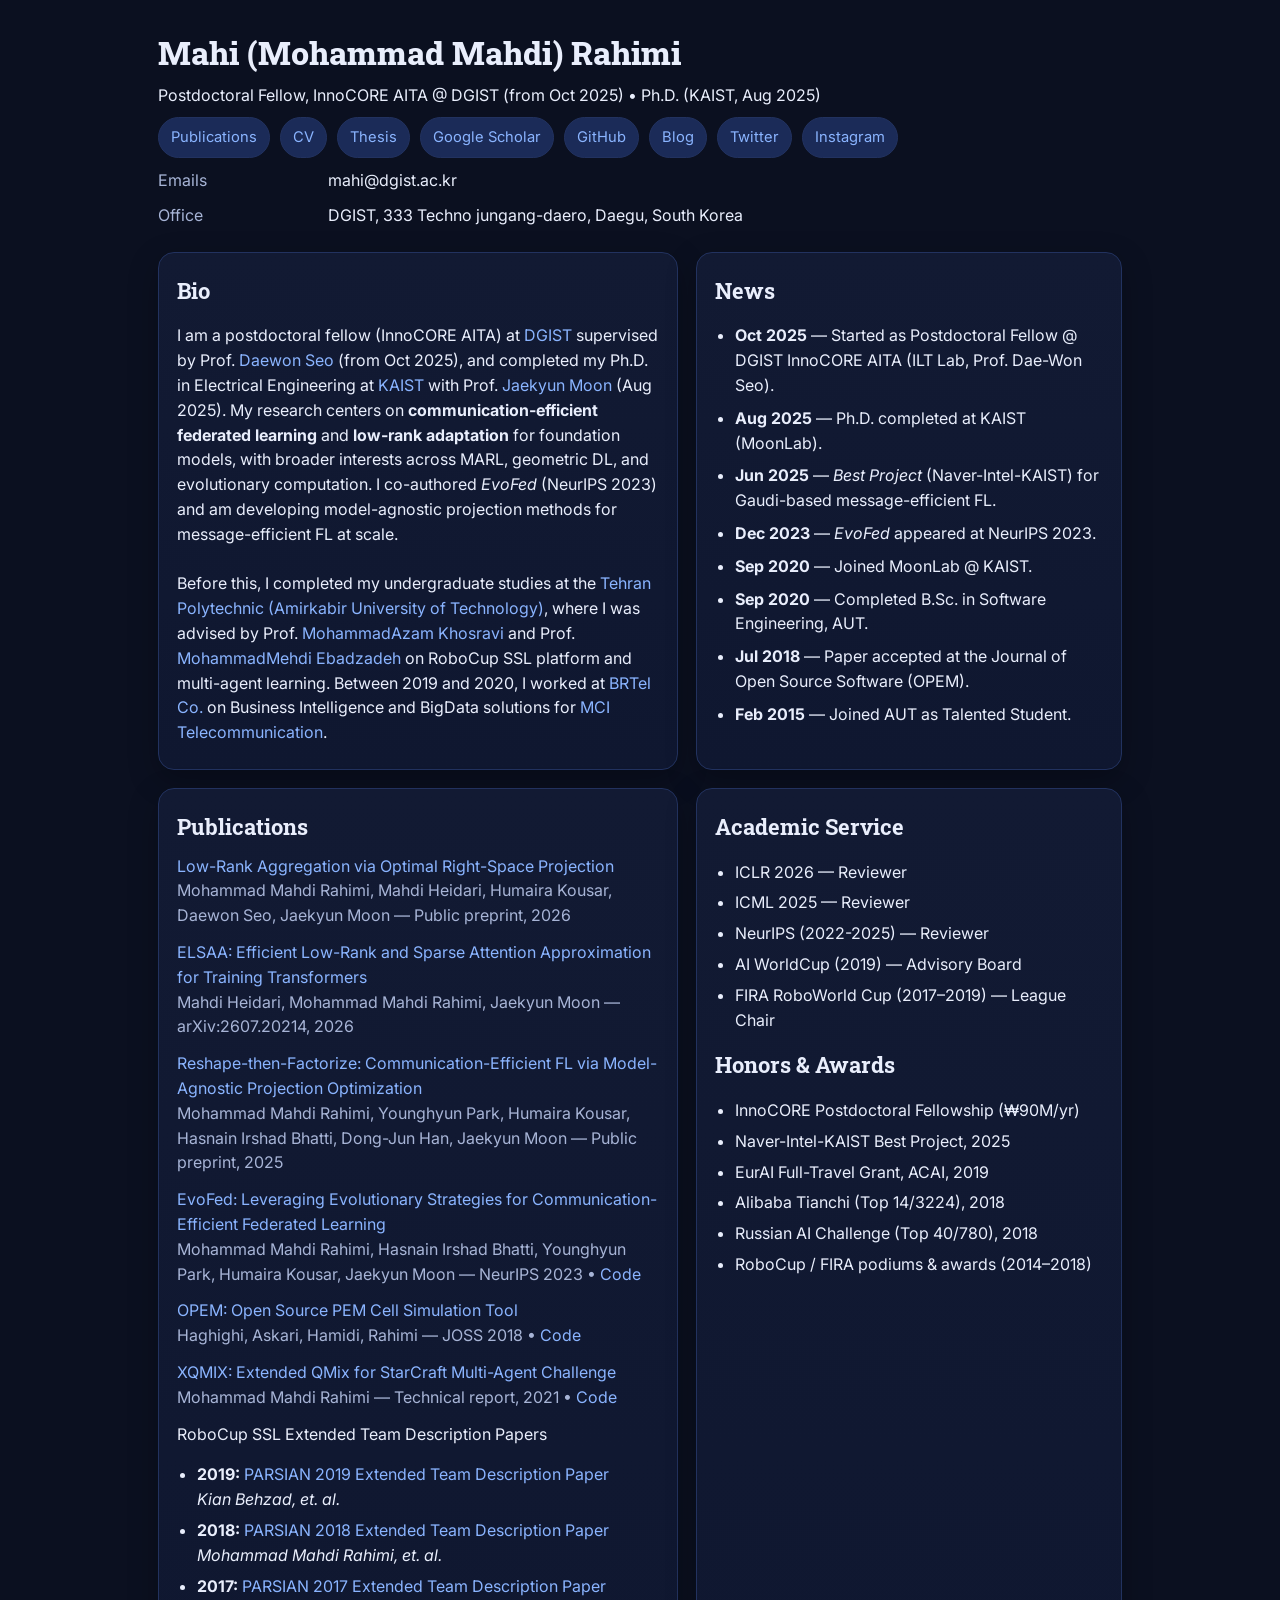
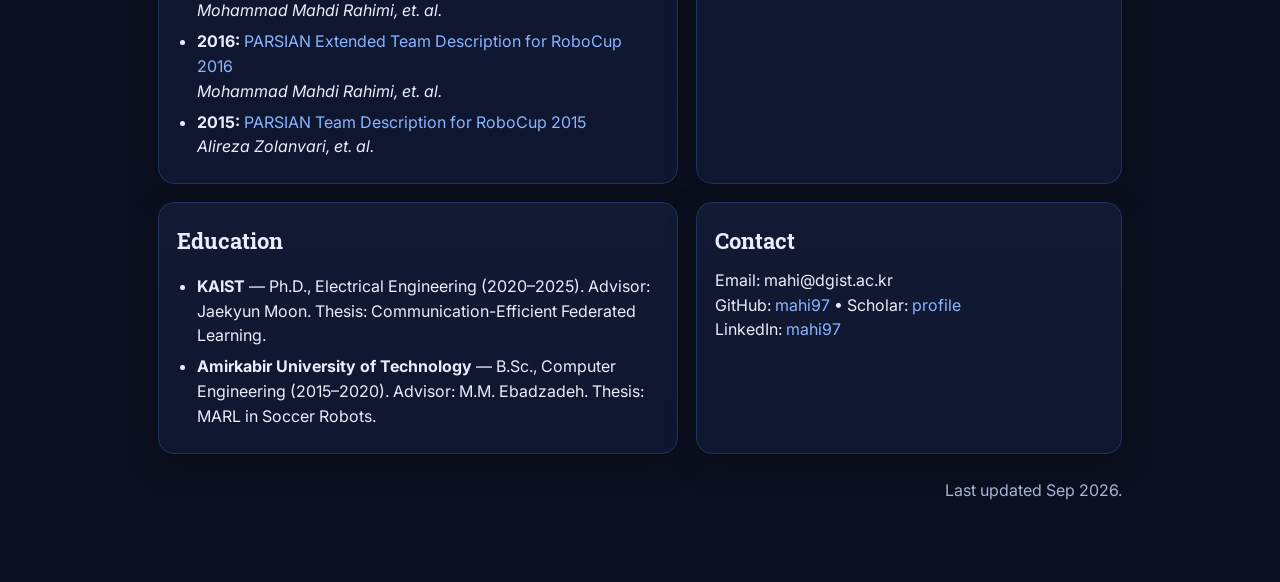
<file: index.html>
<!DOCTYPE html>
<html lang="en">
<head>
  <meta charset="utf-8" />
  <meta name="viewport" content="width=device-width, initial-scale=1" />
  <title>Mahi Rahimi — Home</title>
  <meta name="author" content="Mahi Rahimi">
  <meta name="keywords" content="Mohammad Mahdi Rahimi, Mahi Rahimi, Federated Learning, KAIST, DGIST, EvoFed, PARSIAN, RoboCup">
  <meta name="robots" content="index,follow">
  <meta name="description" content="Homepage and canonical publication index of Mohammad Mahdi (Mahi) Rahimi, researcher in federated learning and multi-agent systems.">
  <link rel="canonical" href="https://mahi97.github.io/">

  <!-- Fonts -->
  <link href="https://fonts.googleapis.com/css2?family=Inter:wght@300;400;600;700;800&family=Roboto+Slab:wght@300;400;700&display=swap" rel="stylesheet">

  <!-- Analytics (unchanged) -->
  <script async src="https://www.googletagmanager.com/gtag/js?id=G-8Z6H6C3QBH"></script>
  <script>
    window.dataLayer = window.dataLayer || [];
    function gtag(){dataLayer.push(arguments);} gtag('js', new Date()); gtag('config', 'G-8Z6H6C3QBH');
  </script>

  <style>
    :root{
      --bg: #0b1020; /* deep ink */
      --card: #121a33;
      --card-2:#0f1730;
      --fg: #e9eefc;
      --muted:#a7b4d6;
      --acc: #8ab4ff;
      --chip:#1b2b58;
      --border: #22325f;
      --shadow: 0 10px 30px rgba(0,0,0,.25);
    }
    *{box-sizing:border-box}
    html,body{margin:0;padding:0;background:var(--bg);color:var(--fg);font-family:Inter, system-ui,-apple-system, Segoe UI, Roboto, Helvetica, Arial, sans-serif; line-height:1.55}
    a{color:var(--acc);text-decoration:none}
    a:hover{text-decoration:underline}
    .wrap{max-width:1000px;margin:0 auto;padding:28px 18px 80px}
    header{display:flex;gap:24px;align-items:center;flex-wrap:wrap}
    header img{width:160px;height:160px;border-radius:18px;object-fit:cover;border:1px solid var(--border);box-shadow:var(--shadow)}
    .title h1{font-family:"Roboto Slab", Georgia, serif;font-weight:800;margin:.15rem 0;font-size:2.1rem}
    .title .roles{color:var(--muted)}
    .links{display:flex;flex-wrap:wrap;gap:10px;margin-top:10px}
    .chip{display:inline-flex;align-items:center;gap:8px;background:var(--chip);border:1px solid var(--border);padding:8px 12px;border-radius:999px;font-size:.92rem}
    .header-left {flex: 1 1 65%;min-width: 300px;}
    .header-left h1 {font-family: 'Roboto Slab', serif; font-weight: 800; font-size: 2rem; margin: 0 0 5px;}
    .grid{display:grid;grid-template-columns:1.1fr .9fr;gap:18px;margin-top:24px}
    @media (max-width:900px){.grid{grid-template-columns:1fr}}

    section{background:linear-gradient(180deg, var(--card), var(--card-2)); border:1px solid var(--border);border-radius:16px;padding:18px 18px 8px;box-shadow:var(--shadow)}
    section h2{font-family:"Roboto Slab", Georgia, serif;margin:.2rem 0 10px;font-size:1.35rem}
    .news li + li{margin-top:8px}

    .kvl{display:grid;grid-template-columns: 160px 1fr;gap:10px}
    .kvl .k{color:var(--muted)}

    ul{padding-left:20px}
    .tight li{margin:6px 0}

    details{background:#0c1530;border:1px solid var(--border);border-radius:12px;padding:10px 12px;margin:10px 0}
    details summary{cursor:pointer;font-weight:600}

    .pub{margin-bottom:12px}
    .pub .meta{color:var(--muted)}

    footer{margin-top:24px;text-align:right;color:var(--muted)}

    .pill{display:inline-block;background:#11214b;border:1px solid var(--border);padding:4px 8px;border-radius:999px;font-size:.8rem;margin-right:6px}
    .two-col{display:grid;grid-template-columns:1fr 1fr;gap:16px}
    @media (max-width:720px){.two-col{grid-template-columns:1fr}}
  </style>

  <script>
    function unhide(id){ const el = document.getElementById(id); if(!el) return; el.open = !el.open; }
  </script>
</head>
<body>
  <div class="wrap">
    <header>
      <div class="header-left">
        <h1>Mahi (Mohammad Mahdi) Rahimi</h1>
        <div class="roles">Postdoctoral Fellow, InnoCORE AITA @ DGIST (from Oct 2025) • Ph.D. (KAIST, Aug 2025)</div>
        <div class="links">
          <a class="chip" href="publications/" title="Publications">Publications</a>
          <a class="chip" href="rahimi_cv.pdf" target="_blank" title="CV">CV</a>
          <a class="chip" href="publications/thesis/" title="Thesis">Thesis</a>
          <a class="chip" href="https://scholar.google.com/citations?user=O-KLBfAAAAAJ&hl=en" target="_blank">Google Scholar</a>
          <!-- <a class="chip" href="https://orcid.org/0000-0002-6614-4512" target="_blank">ORCID</a> -->
          <!-- <a class="chip" href="https://www.semanticscholar.org/author/2066060409" target="_blank">Semantic Scholar</a> -->
          <!-- <a class="chip" href="https://www.researchgate.net/profile/Mohammad-Mahdi-Rahimi-2" target="_blank">ResearchGate</a> -->
          <a class="chip" href="https://github.com/mahi97" target="_blank">GitHub</a>
          <a class="chip" href="https://mahi97.github.io/mahi-log" target="_blank">Blog</a>
          <a class="chip" href="https://twitter.com/MahiRahimi" target="_blank">Twitter</a>
          <a class="chip" href="https://www.instagram.com/__.mahi.__" target="_blank">Instagram</a>
        </div>
        <div class="kvl" style="margin-top:10px">
          <div class="k">Emails</div>
          <div class="v">mahi@dgist.ac.kr</div>
          <div class="k">Office</div>
          <div class="v">DGIST, 333 Techno jungang-daero, Daegu, South Korea</div>
          <!-- <div class="k">Interests</div> -->
          <!-- <div class="v">Theory: Distributed Learning, Geometric Deep Learning, RL, Evolutionary Algorithms, Game Theory. <br>Practice: Robotics, Multi-Agent Systems, Big-Data, Foundation-Model Fine-tuning.</div> -->
        </div>
      </div>
      <!-- <img src="full.jpg" alt="Portrait of Mahi Rahimi"/> -->
    </header>

    <div class="grid">
      <section>
        <h2>Bio</h2>
        <p>
          I am a postdoctoral fellow (InnoCORE AITA) at <a href="https://www.dgist.ac.kr/" target="_blank">DGIST</a> supervised by Prof. <a href="https://dae-won-seo.github.io/" target="_blank">Daewon Seo</a> (from Oct 2025),
          and completed my Ph.D. in Electrical Engineering at <a href="http://ee.kaist.ac.kr" target="_blank">KAIST</a> with Prof. <a href="https://scholar.google.com/citations?user=dfH3YpkAAAAJ&hl=en" target="_blank">Jaekyun Moon</a> (Aug 2025).
          My research centers on <b>communication-efficient federated learning</b> and <b>low-rank adaptation</b> for foundation models, with broader interests across MARL, geometric DL, and evolutionary computation. I co-authored <i>EvoFed</i> (NeurIPS 2023) and am developing model-agnostic projection methods for message-efficient FL at scale.
          <br><br>
          Before this, I completed my undergraduate studies at the <a href="http://ce.aut.ac.ir" target="_blank">Tehran Polytechnic (Amirkabir University of Technology)</a>, where I was advised by Prof. <a href="https://scholar.google.com/citations?user=Q7F-doQAAAAJ&hl=en" target="_blank">MohammadAzam Khosravi</a> and Prof. <a href="https://scholar.google.com/citations?user=080Y_lUAAAAJ&hl=en" target="_blank">MohammadMehdi Ebadzadeh</a> on RoboCup SSL platform and multi-agent learning.
          Between 2019 and 2020, I worked at <a href="https://brtel.co/" target="_blank">BRTel Co.</a> on Business Intelligence and BigData solutions for <a href="https://mci.ir/" target="_blank">MCI Telecommunication</a>.
        </p>
      </section>

      <section>
        <h2>News</h2>
        <ul class="news">
          <li><b>Oct 2025</b> — Started as Postdoctoral Fellow @ DGIST InnoCORE AITA (ILT Lab, Prof. Dae-Won Seo).</li>
          <li><b>Aug 2025</b> — Ph.D. completed at KAIST (MoonLab).</li>
          <li><b>Jun 2025</b> — <i>Best Project</i> (Naver-Intel-KAIST) for Gaudi-based message-efficient FL.</li>
          <li><b>Dec 2023</b> — <i>EvoFed</i> appeared at NeurIPS 2023.</li>
          <li><b>Sep 2020</b> — Joined MoonLab @ KAIST.</li>
          <li><b>Sep 2020</b> — Completed B.Sc. in Software Engineering, AUT.</li>
          <li><b>Jul 2018</b> — Paper accepted at the Journal of Open Source Software (OPEM).</li>
          <li><b>Feb 2015</b> — Joined AUT as Talented Student.</li>
        </ul>
      </section>
    </div>

    <div class="grid" style="margin-top:18px">
      <section>
        <h2>Publications</h2>
        <div class="pub">
          <div><a href="https://openreview.net/forum?id=2hNK26yQee" target="_blank">Low-Rank Aggregation via Optimal Right-Space Projection</a></div>
          <div class="meta">Mohammad Mahdi Rahimi, Mahdi Heidari, Humaira Kousar, Daewon Seo, Jaekyun Moon — Public preprint, 2026</div>
        </div>
        <div class="pub">
          <div><a href="publications/elsaa/">ELSAA: Efficient Low-Rank and Sparse Attention Approximation for Training Transformers</a></div>
          <div class="meta">Mahdi Heidari, Mohammad Mahdi Rahimi, Jaekyun Moon — arXiv:2607.20214, 2026</div>
        </div>
        <div class="pub">
          <div><a href="https://openreview.net/forum?id=6zNODYRJvI" target="_blank">Reshape-then-Factorize: Communication-Efficient FL via Model-Agnostic Projection Optimization</a></div>
          <div class="meta">Mohammad Mahdi Rahimi, Younghyun Park, Humaira Kousar, Hasnain Irshad Bhatti, Dong-Jun Han, Jaekyun Moon — Public preprint, 2025</div>
        </div>
        <div class="pub">
          <div><a href="publications/evofed/">EvoFed: Leveraging Evolutionary Strategies for Communication-Efficient Federated Learning</a></div>
          <div class="meta">Mohammad Mahdi Rahimi, Hasnain Irshad Bhatti, Younghyun Park, Humaira Kousar, Jaekyun Moon — NeurIPS 2023 • <a href="https://github.com/mahi97/EvoFL" target="_blank">Code</a></div>
        </div>
        <div class="pub">
          <div><a href="publications/opem/">OPEM: Open Source PEM Cell Simulation Tool</a></div>
          <div class="meta">Haghighi, Askari, Hamidi, Rahimi — JOSS 2018 • <a href="https://github.com/ECSIM/OPEM" target="_blank">Code</a></div>
        </div>
        <div class="pub">
          <div><a href="publications/xqmix/">XQMIX: Extended QMix for StarCraft Multi-Agent Challenge</a></div>
          <div class="meta">Mohammad Mahdi Rahimi — Technical report, 2021 • <a href="https://github.com/mahi97/XQMIX" target="_blank">Code</a></div>
        </div>
        <div class="pub">
          <div>RoboCup SSL Extended Team Description Papers</div>
          <ul class="tight">
            <li><b>2019:</b> <a href="publications/parsian-2019/">PARSIAN 2019 Extended Team Description Paper</a><br>
              <i>Kian Behzad, et. al.</i>
            </li>
            <li><b>2018:</b> <a href="publications/parsian-2018/">PARSIAN 2018 Extended Team Description Paper</a><br>
              <i>Mohammad Mahdi Rahimi, et. al.</i>
            </li>
            <li><b>2017:</b> <a href="publications/parsian-2017/">PARSIAN 2017 Extended Team Description Paper</a><br>
              <i>Mohammad Mahdi Rahimi, et. al.</i>
            </li>
            <li><b>2016:</b> <a href="publications/parsian-2016/">PARSIAN Extended Team Description for RoboCup 2016</a><br>
              <i>Mohammad Mahdi Rahimi, et. al.</i>
            </li>
            <li><b>2015:</b> <a href="publications/parsian-2015/">PARSIAN Team Description for RoboCup 2015</a><br>
              <i>Alireza Zolanvari, et. al.</i>
            </li>
          </ul>
        </div>

      </section>

      <section>
        <h2>Academic Service</h2>
        <ul class="tight">
          <li>ICLR 2026 — Reviewer</li>
          <li>ICML 2025 — Reviewer</li>
          <li>NeurIPS (2022-2025) — Reviewer</li>
          <li>AI WorldCup (2019) — Advisory Board</li>
          <li>FIRA RoboWorld Cup (2017–2019) — League Chair</li>
        </ul>
        <h2 style="margin-top:14px">Honors & Awards</h2>
        <ul class="tight">
          <li>InnoCORE Postdoctoral Fellowship (₩90M/yr)</li>
          <li>Naver-Intel-KAIST Best Project, 2025</li>
          <li>EurAI Full-Travel Grant, ACAI, 2019</li>
          <li>Alibaba Tianchi (Top 14/3224), 2018</li>
          <li>Russian AI Challenge (Top 40/780), 2018</li>
          <li>RoboCup / FIRA podiums & awards (2014–2018)</li>
        </ul>
      </section>
    </div>


    <div class="grid" style="margin-top:18px">
      <section>
        <h2>Education</h2>
        <ul class="tight">
          <li><b>KAIST</b> — Ph.D., Electrical Engineering (2020–2025). Advisor: Jaekyun Moon. Thesis: Communication-Efficient Federated Learning.</li>
          <li><b>Amirkabir University of Technology</b> — B.Sc., Computer Engineering (2015–2020). Advisor: M.M. Ebadzadeh. Thesis: MARL in Soccer Robots.</li>
        </ul>
      </section>

      <section>
        <h2>Contact</h2>
        <div>Email: mahi@dgist.ac.kr</div>
        <div>GitHub: <a href="https://github.com/mahi97" target="_blank">mahi97</a> • Scholar: <a href="https://scholar.google.com/citations?user=O-KLBfAAAAAJ&hl=en" target="_blank">profile</a></div>
        <div>LinkedIn: <a href="https://www.linkedin.com/in/mahi97" target="_blank">mahi97</a></div>
      </section>
    </div>

    <footer>
     Last updated Sep 2026.
    </footer>
  </div>
</body>
</html>
</file>
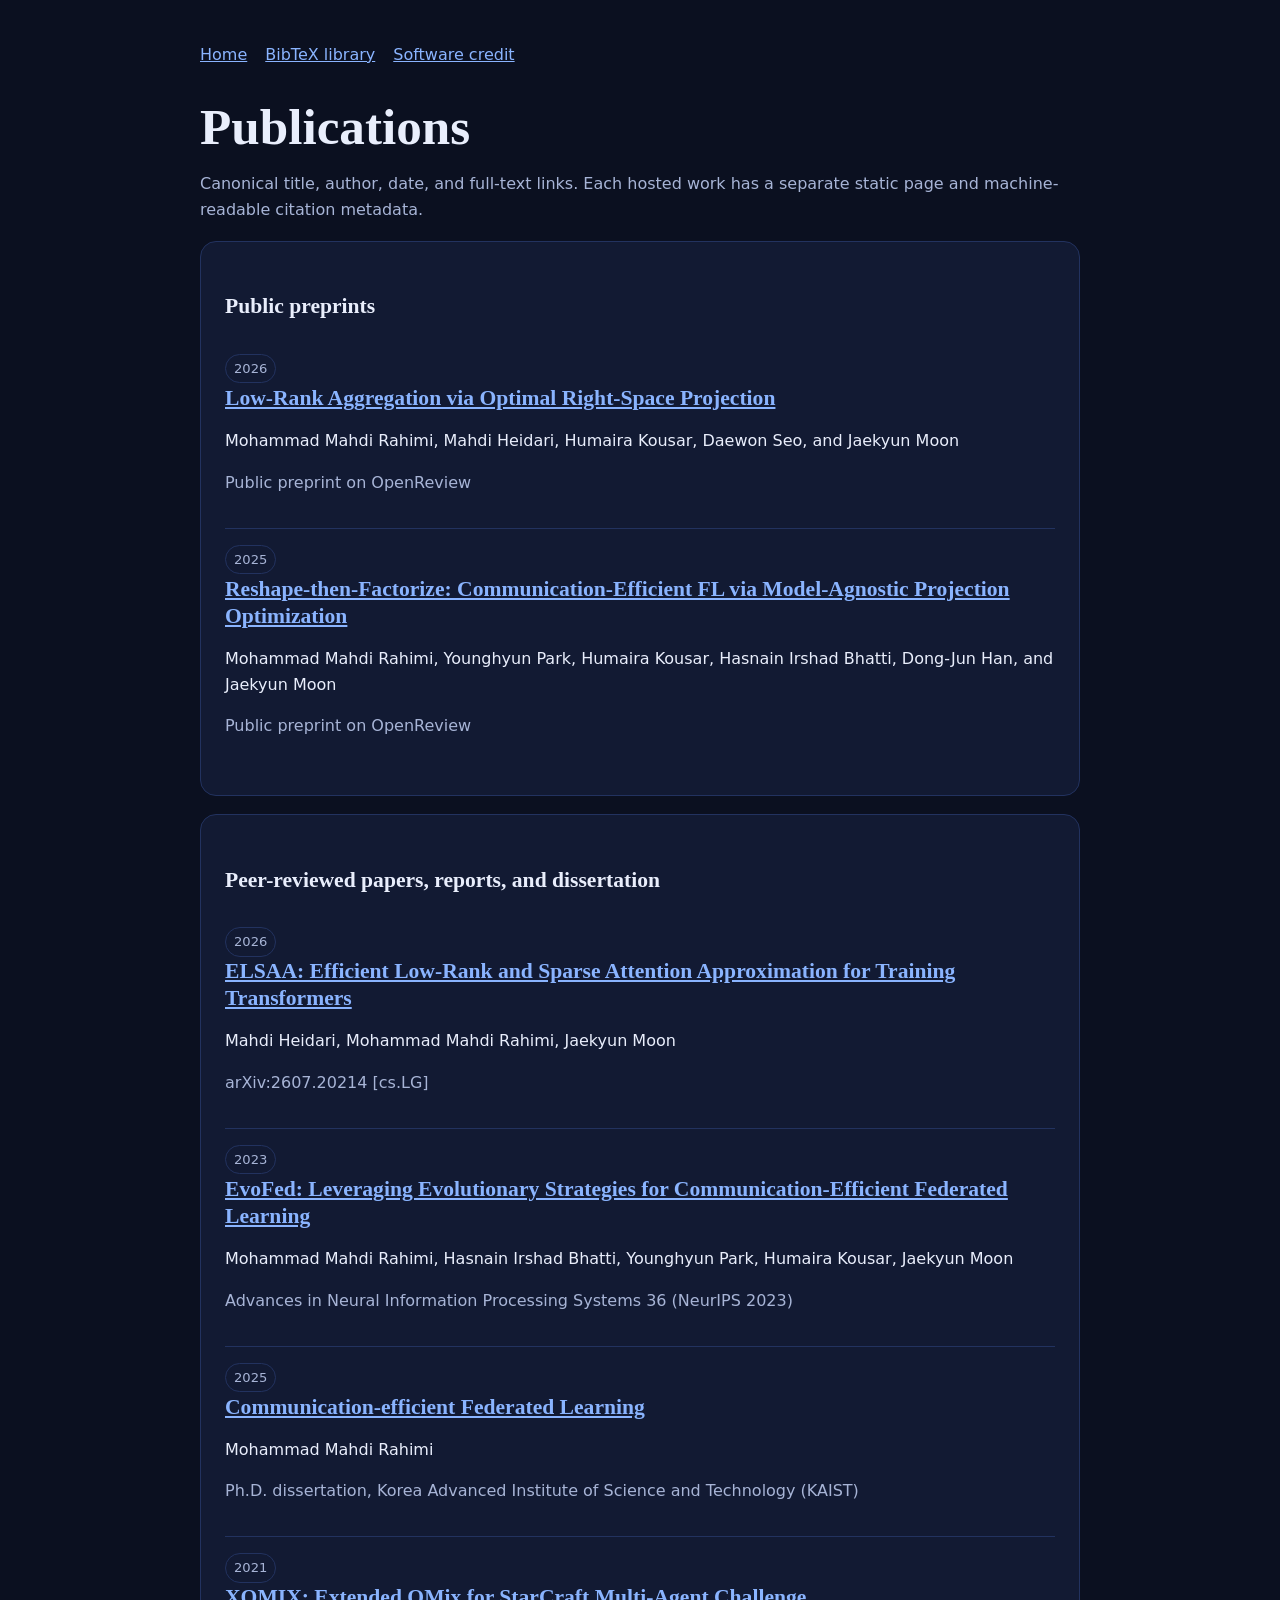
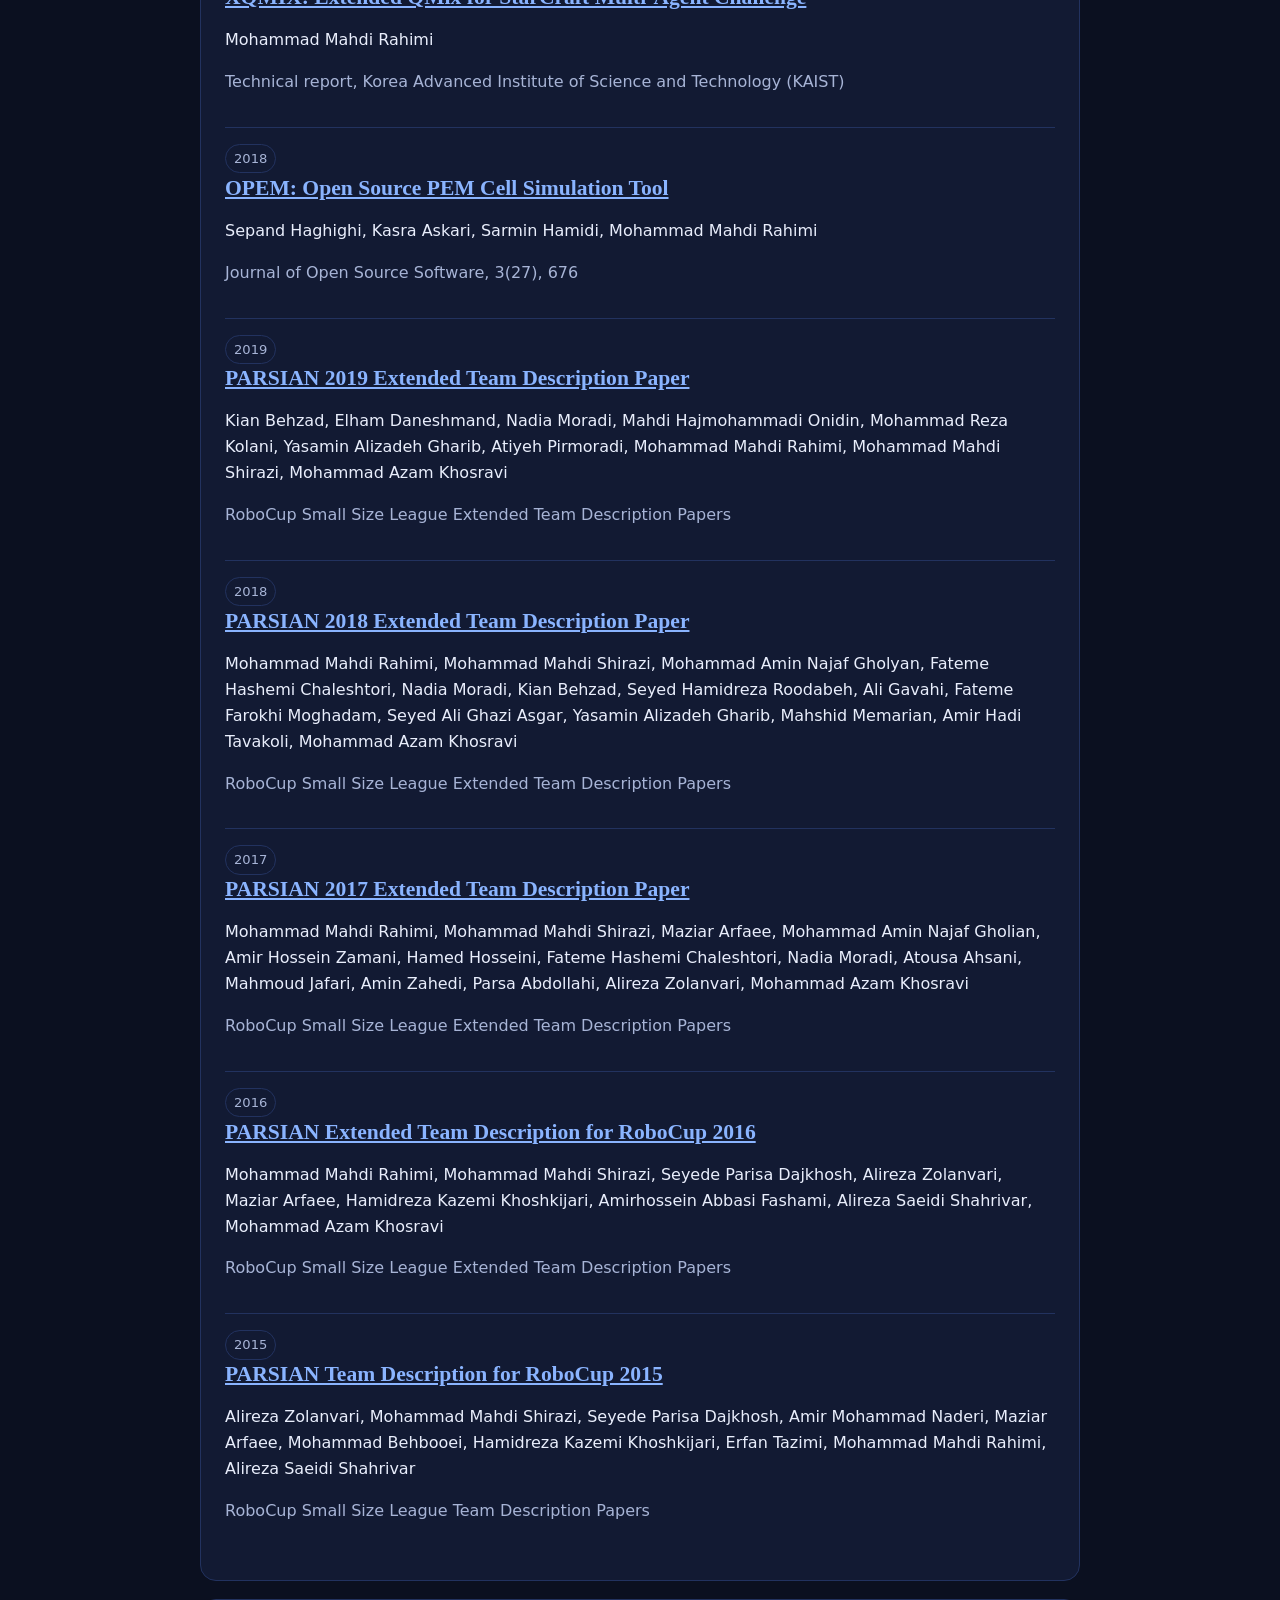
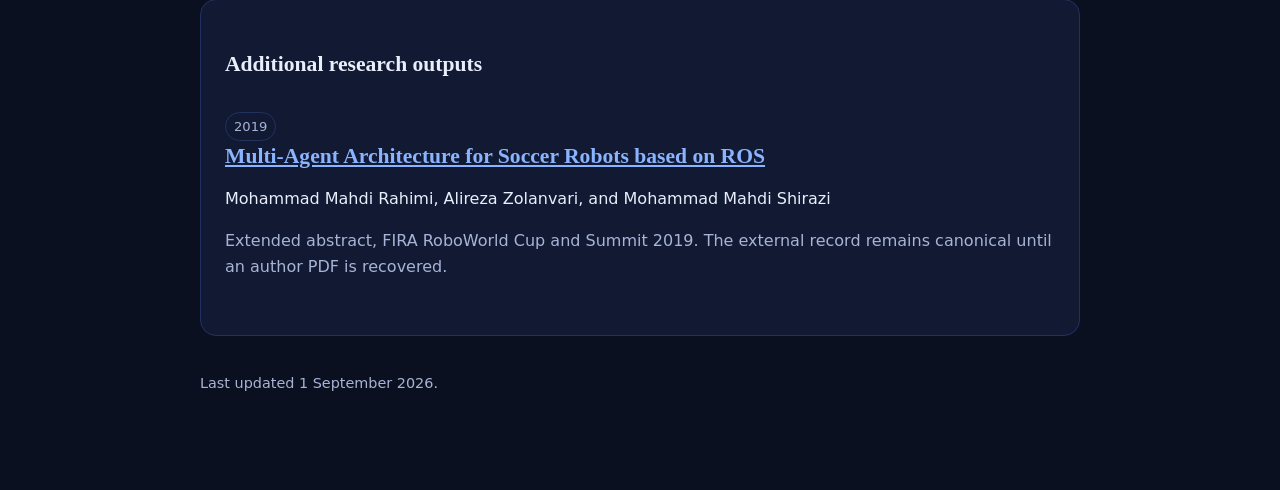
<file: publications/index.html>
<!doctype html>
<html lang="en">
<head>
  <meta charset="utf-8">
  <meta name="viewport" content="width=device-width,initial-scale=1">
  <title>Publications | Mohammad Mahdi Rahimi</title>
  <meta name="description" content="Canonical publications and research outputs by Mohammad Mahdi Rahimi.">
  <meta name="robots" content="index,follow">
  <link rel="canonical" href="https://mahi97.github.io/publications/">
  <link rel="stylesheet" href="style.css">
</head>
<body><main>
  <nav class="nav"><a href="../">Home</a><a href="bibliography.bib">BibTeX library</a><a href="software.html">Software credit</a></nav>
  <h1>Publications</h1>
  <p class="meta">Canonical title, author, date, and full-text links. Each hosted work has a separate static page and machine-readable citation metadata.</p>
  <section class="card"><h2>Public preprints</h2><article class="work"><span class="tag">2026</span><h2><a href="https://openreview.net/forum?id=2hNK26yQee">Low-Rank Aggregation via Optimal Right-Space Projection</a></h2><p>Mohammad Mahdi Rahimi, Mahdi Heidari, Humaira Kousar, Daewon Seo, and Jaekyun Moon</p><p class="meta">Public preprint on OpenReview</p></article><article class="work"><span class="tag">2025</span><h2><a href="https://openreview.net/forum?id=6zNODYRJvI">Reshape-then-Factorize: Communication-Efficient FL via Model-Agnostic Projection Optimization</a></h2><p>Mohammad Mahdi Rahimi, Younghyun Park, Humaira Kousar, Hasnain Irshad Bhatti, Dong-Jun Han, and Jaekyun Moon</p><p class="meta">Public preprint on OpenReview</p></article></section>
  <section class="card"><h2>Peer-reviewed papers, reports, and dissertation</h2><article class="work"><span class="tag">2026</span><h2><a href="elsaa/">ELSAA: Efficient Low-Rank and Sparse Attention Approximation for Training Transformers</a></h2><p>Mahdi Heidari, Mohammad Mahdi Rahimi, Jaekyun Moon</p><p class="meta">arXiv:2607.20214 [cs.LG]</p></article><article class="work"><span class="tag">2023</span><h2><a href="evofed/">EvoFed: Leveraging Evolutionary Strategies for Communication-Efficient Federated Learning</a></h2><p>Mohammad Mahdi Rahimi, Hasnain Irshad Bhatti, Younghyun Park, Humaira Kousar, Jaekyun Moon</p><p class="meta">Advances in Neural Information Processing Systems 36 (NeurIPS 2023)</p></article><article class="work"><span class="tag">2025</span><h2><a href="thesis/">Communication-efficient Federated Learning</a></h2><p>Mohammad Mahdi Rahimi</p><p class="meta">Ph.D. dissertation, Korea Advanced Institute of Science and Technology (KAIST)</p></article><article class="work"><span class="tag">2021</span><h2><a href="xqmix/">XQMIX: Extended QMix for StarCraft Multi-Agent Challenge</a></h2><p>Mohammad Mahdi Rahimi</p><p class="meta">Technical report, Korea Advanced Institute of Science and Technology (KAIST)</p></article><article class="work"><span class="tag">2018</span><h2><a href="opem/">OPEM: Open Source PEM Cell Simulation Tool</a></h2><p>Sepand Haghighi, Kasra Askari, Sarmin Hamidi, Mohammad Mahdi Rahimi</p><p class="meta">Journal of Open Source Software, 3(27), 676</p></article><article class="work"><span class="tag">2019</span><h2><a href="parsian-2019/">PARSIAN 2019 Extended Team Description Paper</a></h2><p>Kian Behzad, Elham Daneshmand, Nadia Moradi, Mahdi Hajmohammadi Onidin, Mohammad Reza Kolani, Yasamin Alizadeh Gharib, Atiyeh Pirmoradi, Mohammad Mahdi Rahimi, Mohammad Mahdi Shirazi, Mohammad Azam Khosravi</p><p class="meta">RoboCup Small Size League Extended Team Description Papers</p></article><article class="work"><span class="tag">2018</span><h2><a href="parsian-2018/">PARSIAN 2018 Extended Team Description Paper</a></h2><p>Mohammad Mahdi Rahimi, Mohammad Mahdi Shirazi, Mohammad Amin Najaf Gholyan, Fateme Hashemi Chaleshtori, Nadia Moradi, Kian Behzad, Seyed Hamidreza Roodabeh, Ali Gavahi, Fateme Farokhi Moghadam, Seyed Ali Ghazi Asgar, Yasamin Alizadeh Gharib, Mahshid Memarian, Amir Hadi Tavakoli, Mohammad Azam Khosravi</p><p class="meta">RoboCup Small Size League Extended Team Description Papers</p></article><article class="work"><span class="tag">2017</span><h2><a href="parsian-2017/">PARSIAN 2017 Extended Team Description Paper</a></h2><p>Mohammad Mahdi Rahimi, Mohammad Mahdi Shirazi, Maziar Arfaee, Mohammad Amin Najaf Gholian, Amir Hossein Zamani, Hamed Hosseini, Fateme Hashemi Chaleshtori, Nadia Moradi, Atousa Ahsani, Mahmoud Jafari, Amin Zahedi, Parsa Abdollahi, Alireza Zolanvari, Mohammad Azam Khosravi</p><p class="meta">RoboCup Small Size League Extended Team Description Papers</p></article><article class="work"><span class="tag">2016</span><h2><a href="parsian-2016/">PARSIAN Extended Team Description for RoboCup 2016</a></h2><p>Mohammad Mahdi Rahimi, Mohammad Mahdi Shirazi, Seyede Parisa Dajkhosh, Alireza Zolanvari, Maziar Arfaee, Hamidreza Kazemi Khoshkijari, Amirhossein Abbasi Fashami, Alireza Saeidi Shahrivar, Mohammad Azam Khosravi</p><p class="meta">RoboCup Small Size League Extended Team Description Papers</p></article><article class="work"><span class="tag">2015</span><h2><a href="parsian-2015/">PARSIAN Team Description for RoboCup 2015</a></h2><p>Alireza Zolanvari, Mohammad Mahdi Shirazi, Seyede Parisa Dajkhosh, Amir Mohammad Naderi, Maziar Arfaee, Mohammad Behbooei, Hamidreza Kazemi Khoshkijari, Erfan Tazimi, Mohammad Mahdi Rahimi, Alireza Saeidi Shahrivar</p><p class="meta">RoboCup Small Size League Team Description Papers</p></article></section>
  <section class="card"><h2>Additional research outputs</h2>
    <article class="work"><span class="tag">2019</span><h2><a href="https://www.researchgate.net/publication/335276487_Extended_Abstract_Multi-Agent_Architecture_for_Soccer_Robots_based_on_ROS">Multi-Agent Architecture for Soccer Robots based on ROS</a></h2><p>Mohammad Mahdi Rahimi, Alireza Zolanvari, and Mohammad Mahdi Shirazi</p><p class="meta">Extended abstract, FIRA RoboWorld Cup and Summit 2019. The external record remains canonical until an author PDF is recovered.</p></article>
  </section>
  <p class="footer">Last updated 1 September 2026.</p>
</main></body></html>
</file>
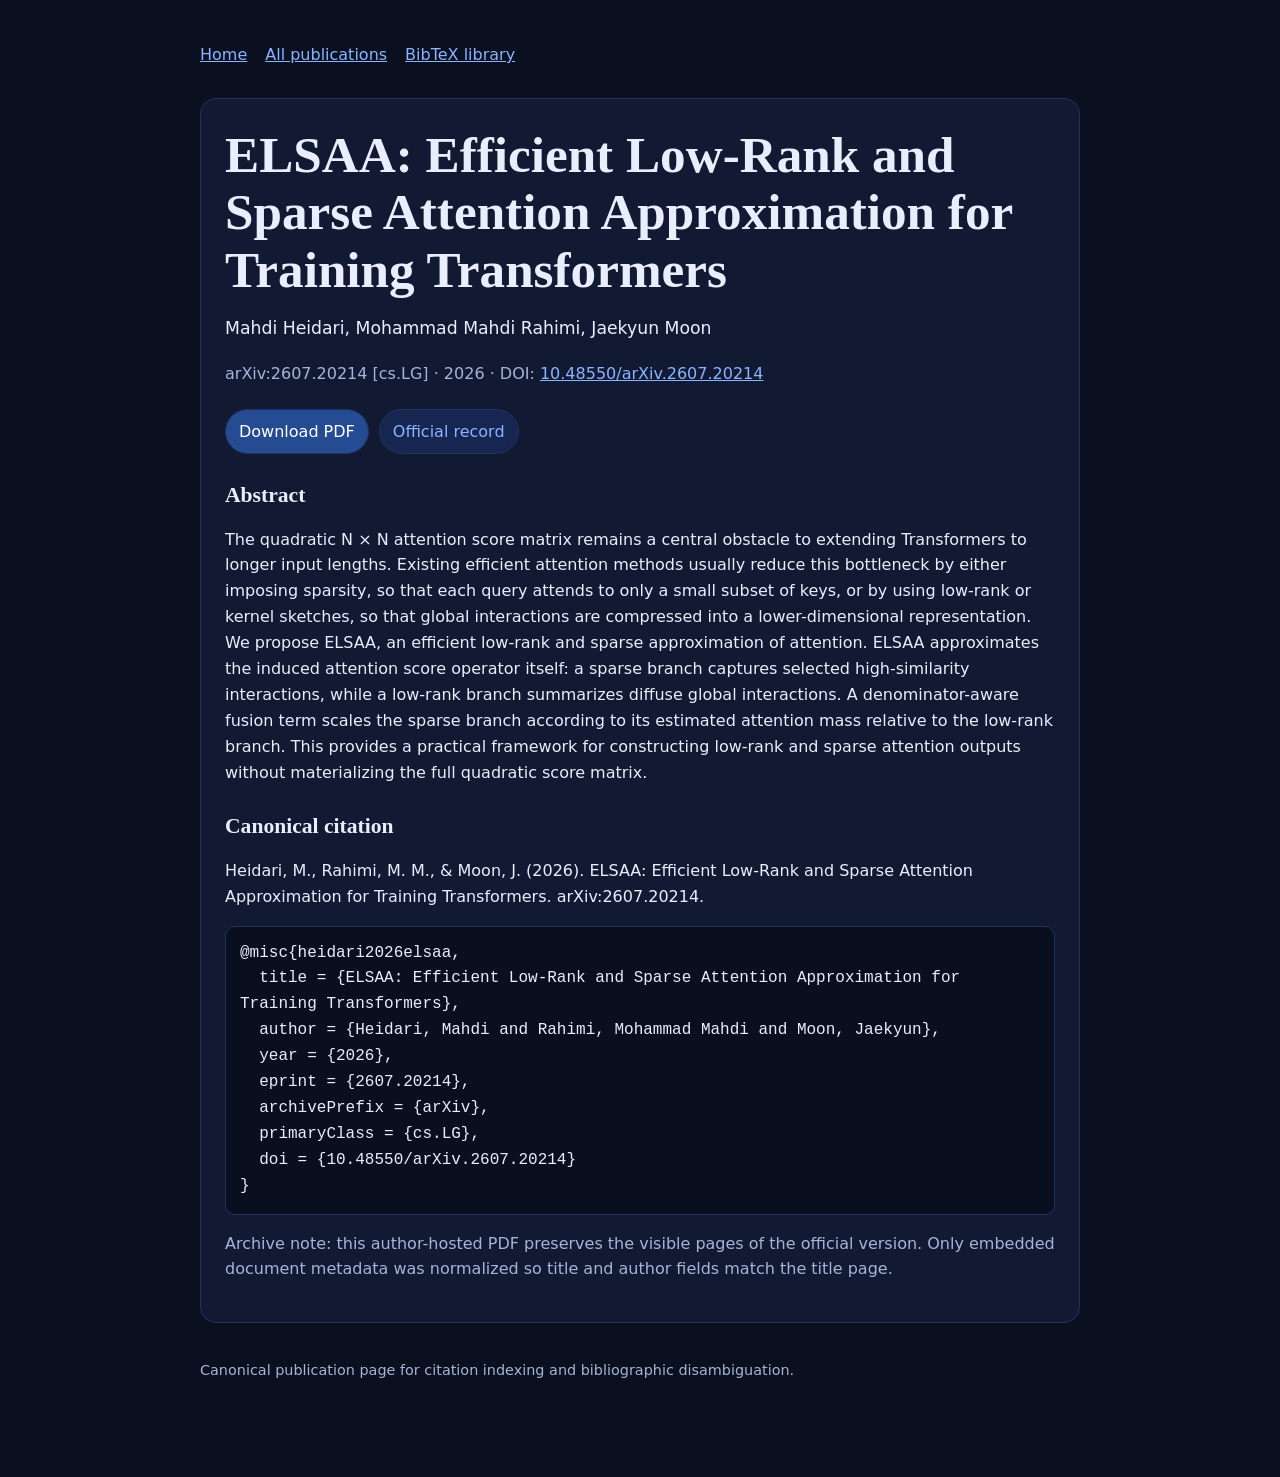
<file: publications/elsaa/index.html>
<!doctype html>
<html lang="en">
<head>
  <meta charset="utf-8">
  <meta name="viewport" content="width=device-width,initial-scale=1">
  <title>ELSAA: Efficient Low-Rank and Sparse Attention Approximation for Training Transformers</title>
  <meta name="description" content="The quadratic N × N attention score matrix remains a central obstacle to extending Transformers to longer input lengths. Existing efficient attention methods usually reduce this bottleneck by either imposing sparsity, so that each query attends to only a small subset of keys, or ">
  <meta name="robots" content="index,follow">
  <link rel="canonical" href="https://mahi97.github.io/publications/elsaa/">
  <link rel="stylesheet" href="../style.css">
  <meta name="citation_title" content="ELSAA: Efficient Low-Rank and Sparse Attention Approximation for Training Transformers">
  <meta name="citation_author" content="Mahdi Heidari">
  <meta name="citation_author" content="Mohammad Mahdi Rahimi">
  <meta name="citation_author" content="Jaekyun Moon">
  <meta name="citation_publication_date" content="2026/07/22">
  <meta name="citation_pdf_url" content="https://mahi97.github.io/publications/elsaa/paper.pdf">
  <meta name="citation_technical_report_number" content="arXiv:2607.20214">
  <meta name="citation_language" content="en">
  <meta name="citation_arxiv_id" content="2607.20214">
  <meta name="citation_doi" content="10.48550/arXiv.2607.20214">
  <script type="application/ld+json">{"@context": "https://schema.org", "@type": "ScholarlyArticle", "headline": "ELSAA: Efficient Low-Rank and Sparse Attention Approximation for Training Transformers", "author": [{"@type": "Person", "name": "Mahdi Heidari"}, {"@type": "Person", "name": "Mohammad Mahdi Rahimi"}, {"@type": "Person", "name": "Jaekyun Moon"}], "datePublished": "2026-07-22", "description": "The quadratic N × N attention score matrix remains a central obstacle to extending Transformers to longer input lengths. Existing efficient attention methods usually reduce this bottleneck by either imposing sparsity, so that each query attends to only a small subset of keys, or by using low-rank or kernel sketches, so that global interactions are compressed into a lower-dimensional representation. We propose ELSAA, an efficient low-rank and sparse approximation of attention. ELSAA approximates the induced attention score operator itself: a sparse branch captures selected high-similarity interactions, while a low-rank branch summarizes diffuse global interactions. A denominator-aware fusion term scales the sparse branch according to its estimated attention mass relative to the low-rank branch. This provides a practical framework for constructing low-rank and sparse attention outputs without materializing the full quadratic score matrix.", "url": "https://mahi97.github.io/publications/elsaa/", "encoding": {"@type": "MediaObject", "contentUrl": "https://mahi97.github.io/publications/elsaa/paper.pdf", "encodingFormat": "application/pdf"}, "sameAs": "https://arxiv.org/abs/2607.20214", "identifier": "https://doi.org/10.48550/arXiv.2607.20214"}</script>
</head>
<body>
<main>
  <nav class="nav"><a href="https://mahi97.github.io/">Home</a><a href="../">All publications</a><a href="../bibliography.bib">BibTeX library</a></nav>
  <article class="card">
    <h1>ELSAA: Efficient Low-Rank and Sparse Attention Approximation for Training Transformers</h1>
    <p class="authors">Mahdi Heidari, Mohammad Mahdi Rahimi, Jaekyun Moon</p>
    <p class="meta">arXiv:2607.20214 [cs.LG] · 2026 · DOI: <a href="https://doi.org/10.48550/arXiv.2607.20214">10.48550/arXiv.2607.20214</a></p>
    <div class="actions"><a class="button primary" href="paper.pdf">Download PDF</a><a class="button" href="https://arxiv.org/abs/2607.20214">Official record</a></div>
    <h2>Abstract</h2>
    <p>The quadratic N × N attention score matrix remains a central obstacle to extending Transformers to longer input lengths. Existing efficient attention methods usually reduce this bottleneck by either imposing sparsity, so that each query attends to only a small subset of keys, or by using low-rank or kernel sketches, so that global interactions are compressed into a lower-dimensional representation. We propose ELSAA, an efficient low-rank and sparse approximation of attention. ELSAA approximates the induced attention score operator itself: a sparse branch captures selected high-similarity interactions, while a low-rank branch summarizes diffuse global interactions. A denominator-aware fusion term scales the sparse branch according to its estimated attention mass relative to the low-rank branch. This provides a practical framework for constructing low-rank and sparse attention outputs without materializing the full quadratic score matrix.</p>
    <h2>Canonical citation</h2>
    <p>Heidari, M., Rahimi, M. M., &amp; Moon, J. (2026). ELSAA: Efficient Low-Rank and Sparse Attention Approximation for Training Transformers. arXiv:2607.20214.</p>
    <pre>@misc{heidari2026elsaa,
  title = {ELSAA: Efficient Low-Rank and Sparse Attention Approximation for Training Transformers},
  author = {Heidari, Mahdi and Rahimi, Mohammad Mahdi and Moon, Jaekyun},
  year = {2026},
  eprint = {2607.20214},
  archivePrefix = {arXiv},
  primaryClass = {cs.LG},
  doi = {10.48550/arXiv.2607.20214}
}</pre>
    <p class="note">Archive note: this author-hosted PDF preserves the visible pages of the official version. Only embedded document metadata was normalized so title and author fields match the title page.</p>
  </article>
  <p class="footer">Canonical publication page for citation indexing and bibliographic disambiguation.</p>
</main>
</body>
</html>
</file>
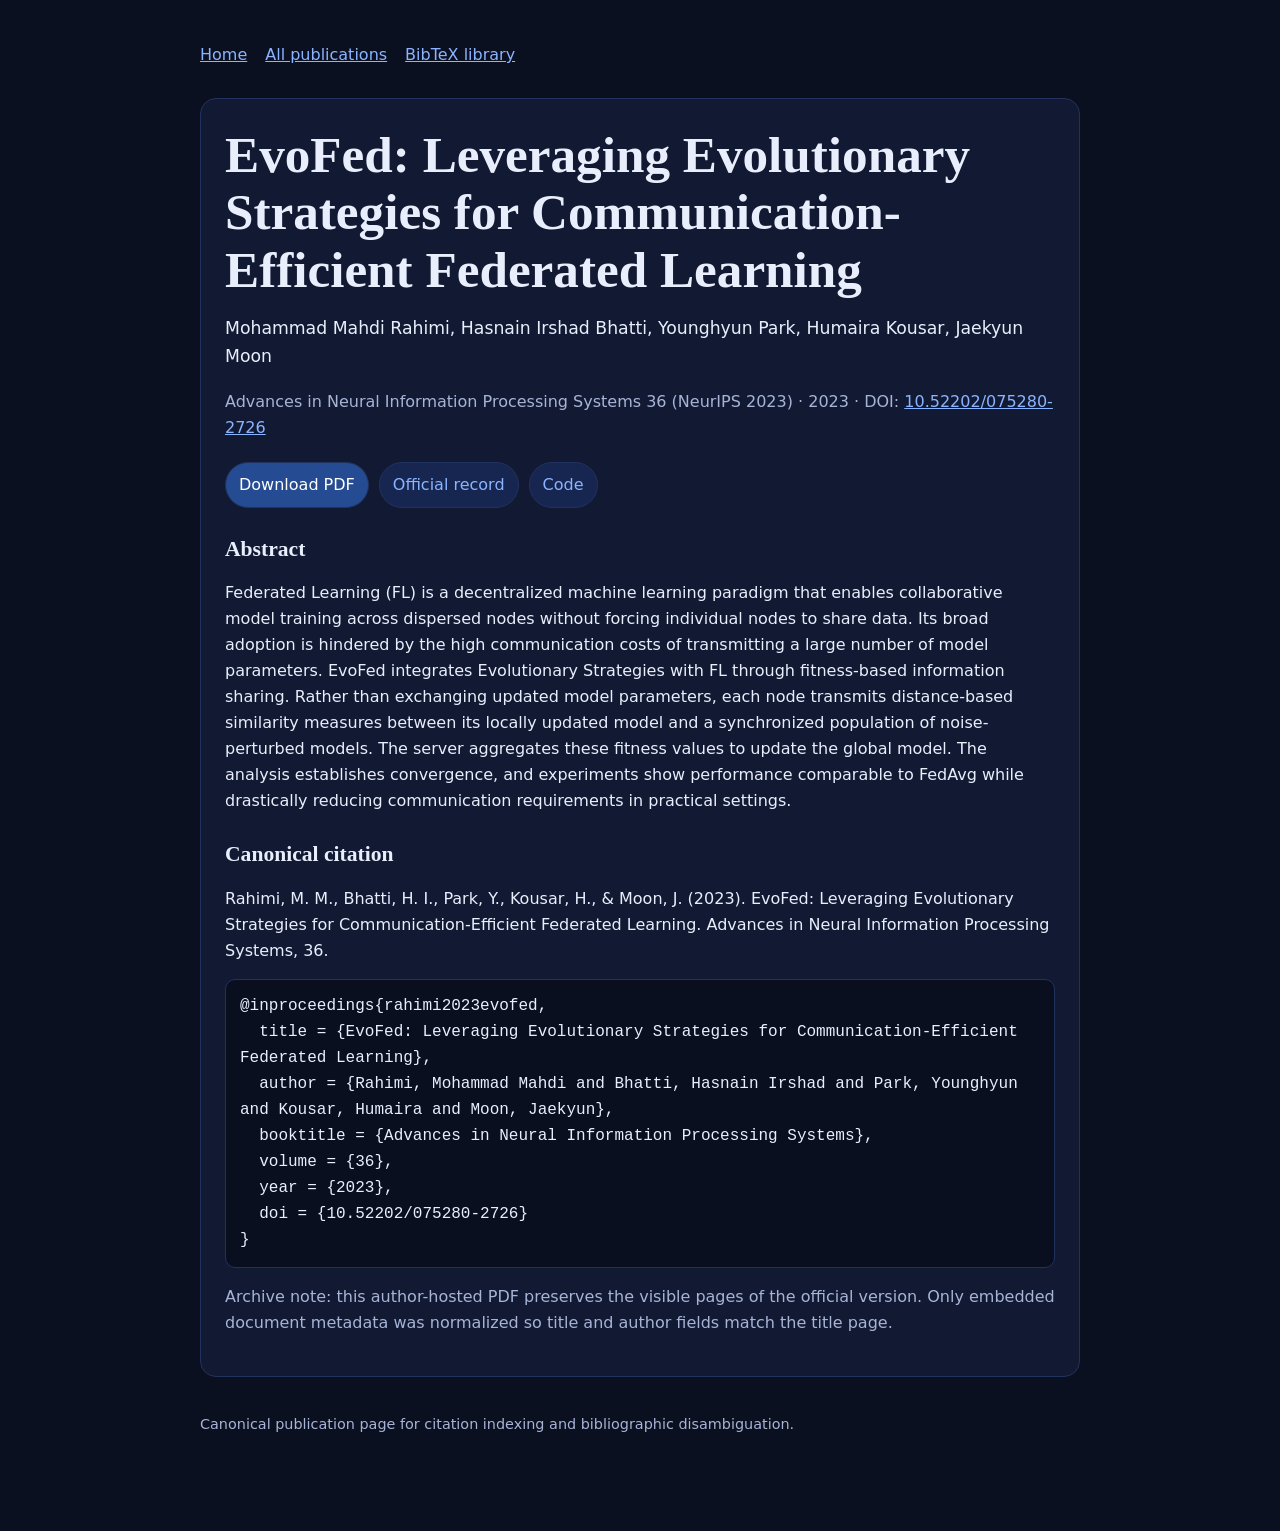
<file: publications/evofed/index.html>
<!doctype html>
<html lang="en">
<head>
  <meta charset="utf-8">
  <meta name="viewport" content="width=device-width,initial-scale=1">
  <title>EvoFed: Leveraging Evolutionary Strategies for Communication-Efficient Federated Learning</title>
  <meta name="description" content="Federated Learning (FL) is a decentralized machine learning paradigm that enables collaborative model training across dispersed nodes without forcing individual nodes to share data. Its broad adoption is hindered by the high communication costs of transmitting a large number of m">
  <meta name="robots" content="index,follow">
  <link rel="canonical" href="https://mahi97.github.io/publications/evofed/">
  <link rel="stylesheet" href="../style.css">
  <meta name="citation_title" content="EvoFed: Leveraging Evolutionary Strategies for Communication-Efficient Federated Learning">
  <meta name="citation_author" content="Mohammad Mahdi Rahimi">
  <meta name="citation_author" content="Hasnain Irshad Bhatti">
  <meta name="citation_author" content="Younghyun Park">
  <meta name="citation_author" content="Humaira Kousar">
  <meta name="citation_author" content="Jaekyun Moon">
  <meta name="citation_publication_date" content="2023/12/10">
  <meta name="citation_pdf_url" content="https://mahi97.github.io/publications/evofed/paper.pdf">
  <meta name="citation_conference_title" content="Advances in Neural Information Processing Systems 36 (NeurIPS 2023)">
  <meta name="citation_language" content="en">
  <meta name="citation_volume" content="36">
  <meta name="citation_doi" content="10.52202/075280-2726">
  <script type="application/ld+json">{"@context": "https://schema.org", "@type": "ScholarlyArticle", "headline": "EvoFed: Leveraging Evolutionary Strategies for Communication-Efficient Federated Learning", "author": [{"@type": "Person", "name": "Mohammad Mahdi Rahimi"}, {"@type": "Person", "name": "Hasnain Irshad Bhatti"}, {"@type": "Person", "name": "Younghyun Park"}, {"@type": "Person", "name": "Humaira Kousar"}, {"@type": "Person", "name": "Jaekyun Moon"}], "datePublished": "2023-12-10", "description": "Federated Learning (FL) is a decentralized machine learning paradigm that enables collaborative model training across dispersed nodes without forcing individual nodes to share data. Its broad adoption is hindered by the high communication costs of transmitting a large number of model parameters. EvoFed integrates Evolutionary Strategies with FL through fitness-based information sharing. Rather than exchanging updated model parameters, each node transmits distance-based similarity measures between its locally updated model and a synchronized population of noise-perturbed models. The server aggregates these fitness values to update the global model. The analysis establishes convergence, and experiments show performance comparable to FedAvg while drastically reducing communication requirements in practical settings.", "url": "https://mahi97.github.io/publications/evofed/", "encoding": {"@type": "MediaObject", "contentUrl": "https://mahi97.github.io/publications/evofed/paper.pdf", "encodingFormat": "application/pdf"}, "sameAs": "https://proceedings.neurips.cc/paper_files/paper/2023/hash/c48fe446e651cd49fb58a6833e015103-Abstract-Conference.html", "identifier": "https://doi.org/10.52202/075280-2726"}</script>
</head>
<body>
<main>
  <nav class="nav"><a href="https://mahi97.github.io/">Home</a><a href="../">All publications</a><a href="../bibliography.bib">BibTeX library</a></nav>
  <article class="card">
    <h1>EvoFed: Leveraging Evolutionary Strategies for Communication-Efficient Federated Learning</h1>
    <p class="authors">Mohammad Mahdi Rahimi, Hasnain Irshad Bhatti, Younghyun Park, Humaira Kousar, Jaekyun Moon</p>
    <p class="meta">Advances in Neural Information Processing Systems 36 (NeurIPS 2023) · 2023 · DOI: <a href="https://doi.org/10.52202/075280-2726">10.52202/075280-2726</a></p>
    <div class="actions"><a class="button primary" href="paper.pdf">Download PDF</a><a class="button" href="https://proceedings.neurips.cc/paper_files/paper/2023/hash/c48fe446e651cd49fb58a6833e015103-Abstract-Conference.html">Official record</a><a class="button" href="https://github.com/mahi97/EvoFL">Code</a></div>
    <h2>Abstract</h2>
    <p>Federated Learning (FL) is a decentralized machine learning paradigm that enables collaborative model training across dispersed nodes without forcing individual nodes to share data. Its broad adoption is hindered by the high communication costs of transmitting a large number of model parameters. EvoFed integrates Evolutionary Strategies with FL through fitness-based information sharing. Rather than exchanging updated model parameters, each node transmits distance-based similarity measures between its locally updated model and a synchronized population of noise-perturbed models. The server aggregates these fitness values to update the global model. The analysis establishes convergence, and experiments show performance comparable to FedAvg while drastically reducing communication requirements in practical settings.</p>
    <h2>Canonical citation</h2>
    <p>Rahimi, M. M., Bhatti, H. I., Park, Y., Kousar, H., &amp; Moon, J. (2023). EvoFed: Leveraging Evolutionary Strategies for Communication-Efficient Federated Learning. Advances in Neural Information Processing Systems, 36.</p>
    <pre>@inproceedings{rahimi2023evofed,
  title = {EvoFed: Leveraging Evolutionary Strategies for Communication-Efficient Federated Learning},
  author = {Rahimi, Mohammad Mahdi and Bhatti, Hasnain Irshad and Park, Younghyun and Kousar, Humaira and Moon, Jaekyun},
  booktitle = {Advances in Neural Information Processing Systems},
  volume = {36},
  year = {2023},
  doi = {10.52202/075280-2726}
}</pre>
    <p class="note">Archive note: this author-hosted PDF preserves the visible pages of the official version. Only embedded document metadata was normalized so title and author fields match the title page.</p>
  </article>
  <p class="footer">Canonical publication page for citation indexing and bibliographic disambiguation.</p>
</main>
</body>
</html>
</file>
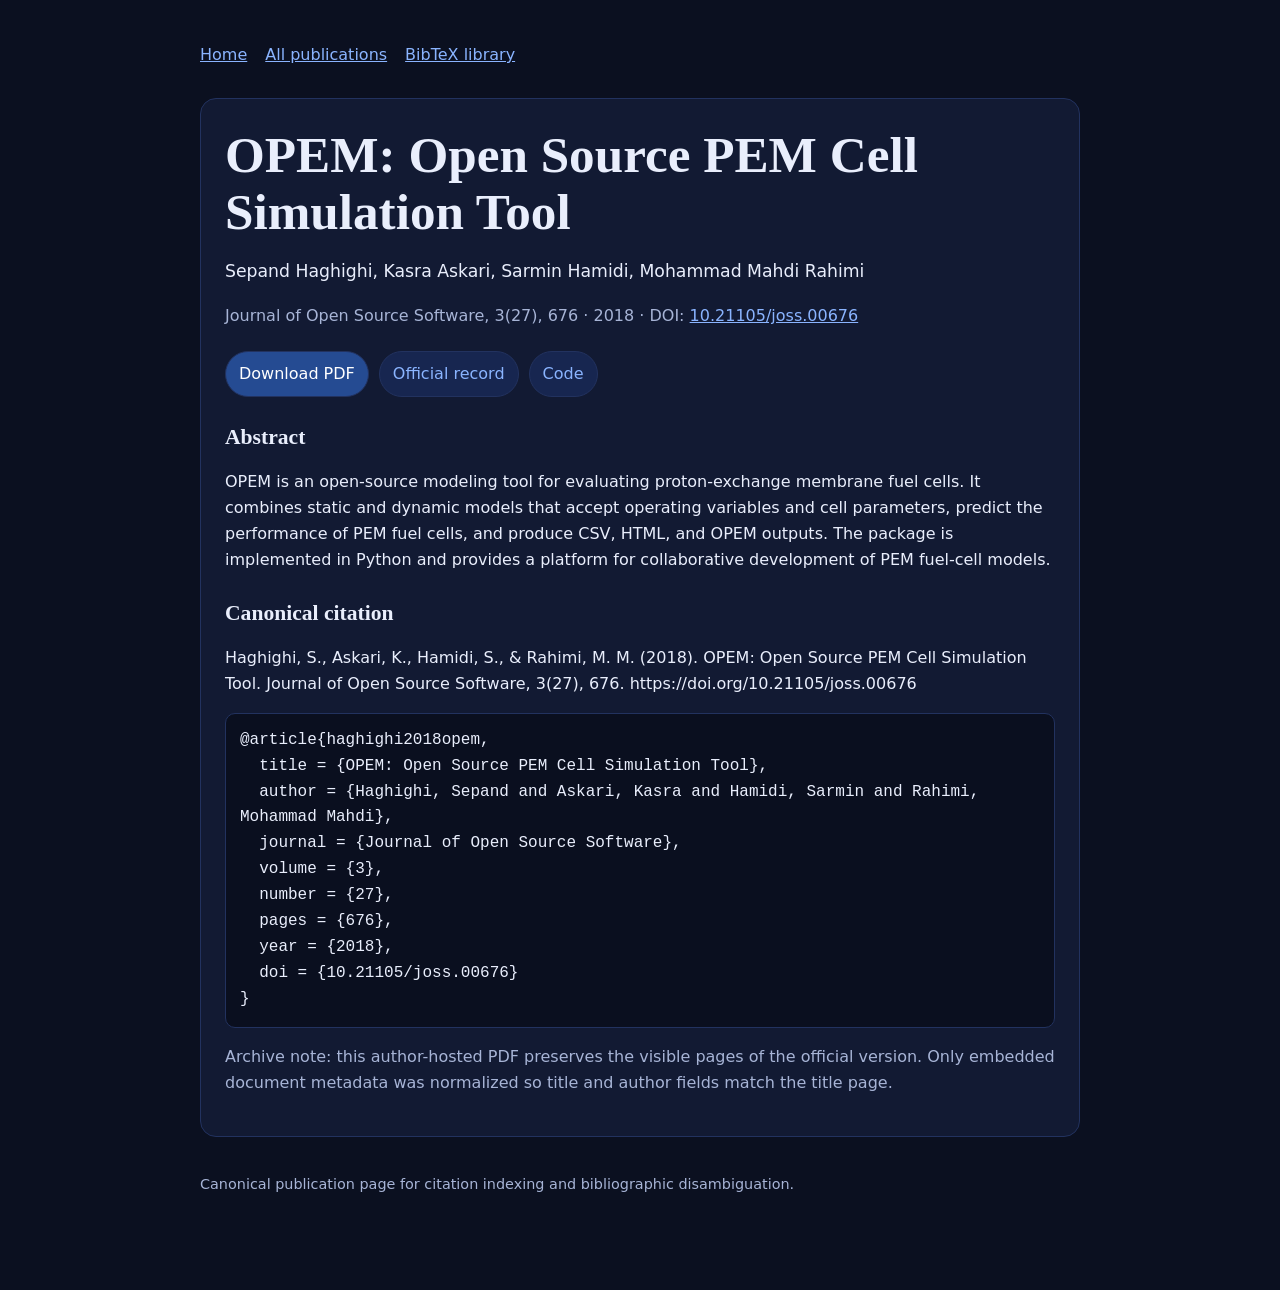
<file: publications/opem/index.html>
<!doctype html>
<html lang="en">
<head>
  <meta charset="utf-8">
  <meta name="viewport" content="width=device-width,initial-scale=1">
  <title>OPEM: Open Source PEM Cell Simulation Tool</title>
  <meta name="description" content="OPEM is an open-source modeling tool for evaluating proton-exchange membrane fuel cells. It combines static and dynamic models that accept operating variables and cell parameters, predict the performance of PEM fuel cells, and produce CSV, HTML, and OPEM outputs. The package is i">
  <meta name="robots" content="index,follow">
  <link rel="canonical" href="https://mahi97.github.io/publications/opem/">
  <link rel="stylesheet" href="../style.css">
  <meta name="citation_title" content="OPEM: Open Source PEM Cell Simulation Tool">
  <meta name="citation_author" content="Sepand Haghighi">
  <meta name="citation_author" content="Kasra Askari">
  <meta name="citation_author" content="Sarmin Hamidi">
  <meta name="citation_author" content="Mohammad Mahdi Rahimi">
  <meta name="citation_publication_date" content="2018/07/22">
  <meta name="citation_pdf_url" content="https://mahi97.github.io/publications/opem/paper.pdf">
  <meta name="citation_journal_title" content="Journal of Open Source Software">
  <meta name="citation_language" content="en">
  <meta name="citation_volume" content="3">
  <meta name="citation_issue" content="27">
  <meta name="citation_firstpage" content="676">
  <meta name="citation_issn" content="2475-9066">
  <meta name="citation_doi" content="10.21105/joss.00676">
  <script type="application/ld+json">{"@context": "https://schema.org", "@type": "ScholarlyArticle", "headline": "OPEM: Open Source PEM Cell Simulation Tool", "author": [{"@type": "Person", "name": "Sepand Haghighi"}, {"@type": "Person", "name": "Kasra Askari"}, {"@type": "Person", "name": "Sarmin Hamidi"}, {"@type": "Person", "name": "Mohammad Mahdi Rahimi"}], "datePublished": "2018-07-22", "description": "OPEM is an open-source modeling tool for evaluating proton-exchange membrane fuel cells. It combines static and dynamic models that accept operating variables and cell parameters, predict the performance of PEM fuel cells, and produce CSV, HTML, and OPEM outputs. The package is implemented in Python and provides a platform for collaborative development of PEM fuel-cell models.", "url": "https://mahi97.github.io/publications/opem/", "encoding": {"@type": "MediaObject", "contentUrl": "https://mahi97.github.io/publications/opem/paper.pdf", "encodingFormat": "application/pdf"}, "sameAs": "https://joss.theoj.org/papers/10.21105/joss.00676", "identifier": "https://doi.org/10.21105/joss.00676"}</script>
</head>
<body>
<main>
  <nav class="nav"><a href="https://mahi97.github.io/">Home</a><a href="../">All publications</a><a href="../bibliography.bib">BibTeX library</a></nav>
  <article class="card">
    <h1>OPEM: Open Source PEM Cell Simulation Tool</h1>
    <p class="authors">Sepand Haghighi, Kasra Askari, Sarmin Hamidi, Mohammad Mahdi Rahimi</p>
    <p class="meta">Journal of Open Source Software, 3(27), 676 · 2018 · DOI: <a href="https://doi.org/10.21105/joss.00676">10.21105/joss.00676</a></p>
    <div class="actions"><a class="button primary" href="paper.pdf">Download PDF</a><a class="button" href="https://joss.theoj.org/papers/10.21105/joss.00676">Official record</a><a class="button" href="https://github.com/ECSIM/opem">Code</a></div>
    <h2>Abstract</h2>
    <p>OPEM is an open-source modeling tool for evaluating proton-exchange membrane fuel cells. It combines static and dynamic models that accept operating variables and cell parameters, predict the performance of PEM fuel cells, and produce CSV, HTML, and OPEM outputs. The package is implemented in Python and provides a platform for collaborative development of PEM fuel-cell models.</p>
    <h2>Canonical citation</h2>
    <p>Haghighi, S., Askari, K., Hamidi, S., &amp; Rahimi, M. M. (2018). OPEM: Open Source PEM Cell Simulation Tool. Journal of Open Source Software, 3(27), 676. https://doi.org/10.21105/joss.00676</p>
    <pre>@article{haghighi2018opem,
  title = {OPEM: Open Source PEM Cell Simulation Tool},
  author = {Haghighi, Sepand and Askari, Kasra and Hamidi, Sarmin and Rahimi, Mohammad Mahdi},
  journal = {Journal of Open Source Software},
  volume = {3},
  number = {27},
  pages = {676},
  year = {2018},
  doi = {10.21105/joss.00676}
}</pre>
    <p class="note">Archive note: this author-hosted PDF preserves the visible pages of the official version. Only embedded document metadata was normalized so title and author fields match the title page.</p>
  </article>
  <p class="footer">Canonical publication page for citation indexing and bibliographic disambiguation.</p>
</main>
</body>
</html>
</file>
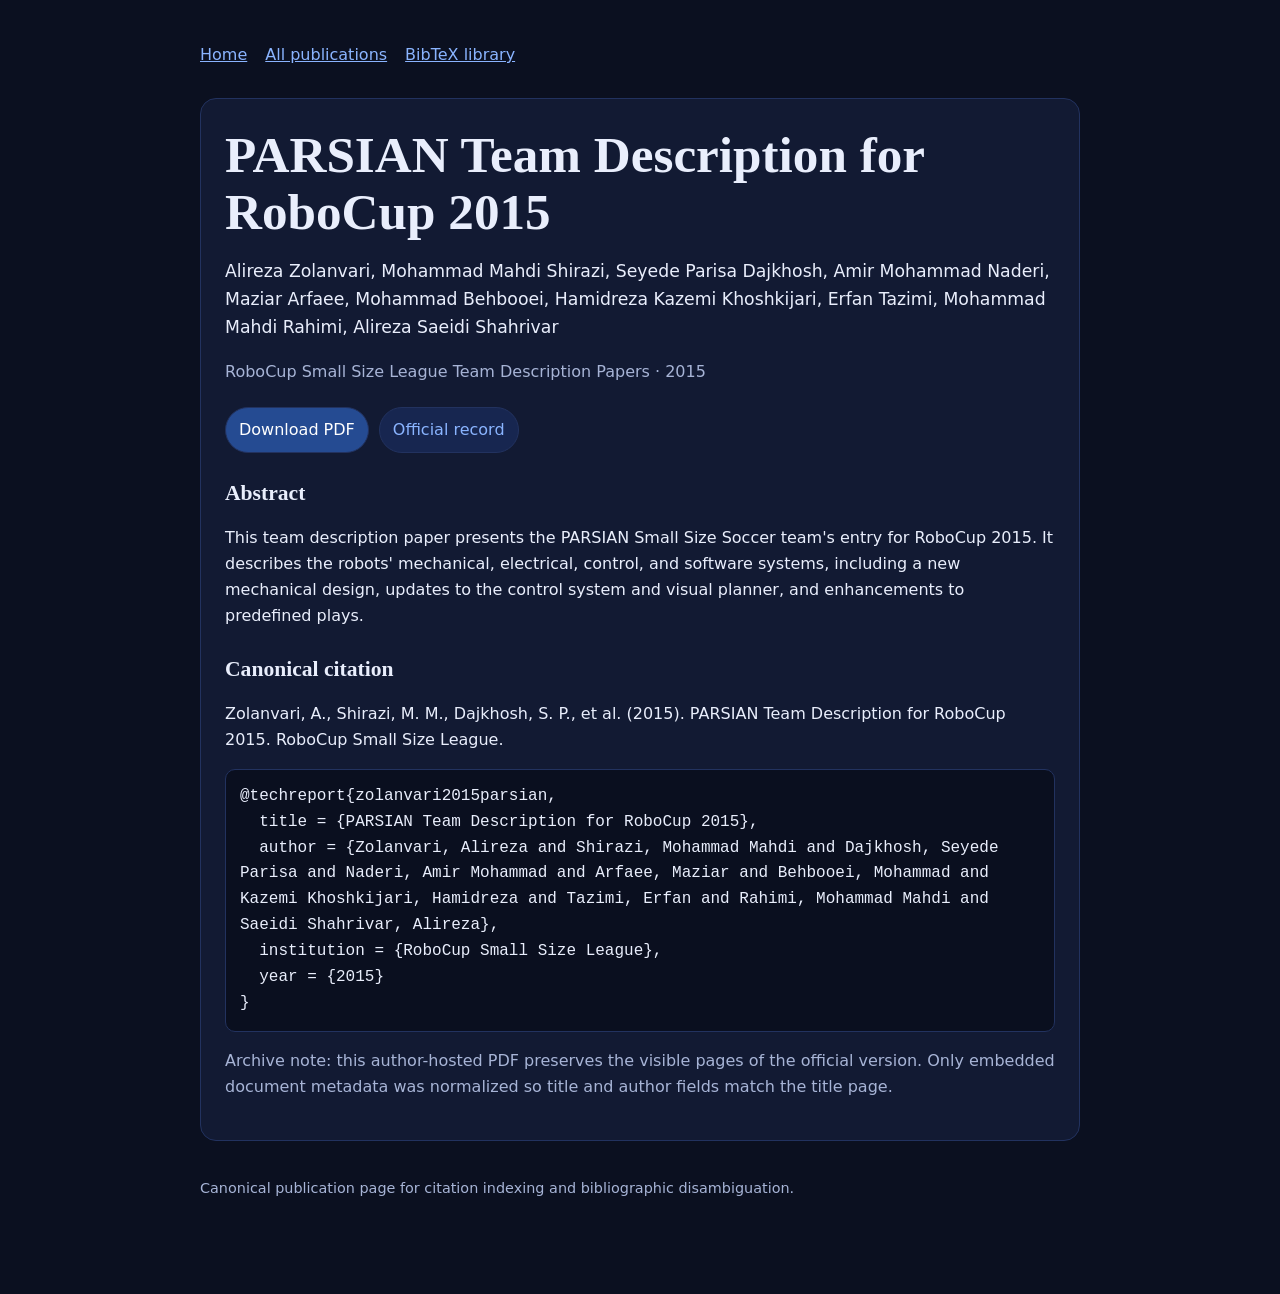
<file: publications/parsian-2015/index.html>
<!doctype html>
<html lang="en">
<head>
  <meta charset="utf-8">
  <meta name="viewport" content="width=device-width,initial-scale=1">
  <title>PARSIAN Team Description for RoboCup 2015</title>
  <meta name="description" content="This team description paper presents the PARSIAN Small Size Soccer team&#x27;s entry for RoboCup 2015. It describes the robots&#x27; mechanical, electrical, control, and software systems, including a new mechanical design, updates to the control system and visual planner, and enhancements ">
  <meta name="robots" content="index,follow">
  <link rel="canonical" href="https://mahi97.github.io/publications/parsian-2015/">
  <link rel="stylesheet" href="../style.css">
  <meta name="citation_title" content="PARSIAN Team Description for RoboCup 2015">
  <meta name="citation_author" content="Alireza Zolanvari">
  <meta name="citation_author" content="Mohammad Mahdi Shirazi">
  <meta name="citation_author" content="Seyede Parisa Dajkhosh">
  <meta name="citation_author" content="Amir Mohammad Naderi">
  <meta name="citation_author" content="Maziar Arfaee">
  <meta name="citation_author" content="Mohammad Behbooei">
  <meta name="citation_author" content="Hamidreza Kazemi Khoshkijari">
  <meta name="citation_author" content="Erfan Tazimi">
  <meta name="citation_author" content="Mohammad Mahdi Rahimi">
  <meta name="citation_author" content="Alireza Saeidi Shahrivar">
  <meta name="citation_publication_date" content="2015">
  <meta name="citation_pdf_url" content="https://mahi97.github.io/publications/parsian-2015/paper.pdf">
  <meta name="citation_conference_title" content="RoboCup 2015 Small Size League">
  <meta name="citation_language" content="en">
  <script type="application/ld+json">{"@context": "https://schema.org", "@type": "ScholarlyArticle", "headline": "PARSIAN Team Description for RoboCup 2015", "author": [{"@type": "Person", "name": "Alireza Zolanvari"}, {"@type": "Person", "name": "Mohammad Mahdi Shirazi"}, {"@type": "Person", "name": "Seyede Parisa Dajkhosh"}, {"@type": "Person", "name": "Amir Mohammad Naderi"}, {"@type": "Person", "name": "Maziar Arfaee"}, {"@type": "Person", "name": "Mohammad Behbooei"}, {"@type": "Person", "name": "Hamidreza Kazemi Khoshkijari"}, {"@type": "Person", "name": "Erfan Tazimi"}, {"@type": "Person", "name": "Mohammad Mahdi Rahimi"}, {"@type": "Person", "name": "Alireza Saeidi Shahrivar"}], "datePublished": "2015", "description": "This team description paper presents the PARSIAN Small Size Soccer team's entry for RoboCup 2015. It describes the robots' mechanical, electrical, control, and software systems, including a new mechanical design, updates to the control system and visual planner, and enhancements to predefined plays.", "url": "https://mahi97.github.io/publications/parsian-2015/", "encoding": {"@type": "MediaObject", "contentUrl": "https://mahi97.github.io/publications/parsian-2015/paper.pdf", "encodingFormat": "application/pdf"}, "sameAs": "https://ssl.robocup.org/wp-content/uploads/2019/01/2015_TDP_Parsian.pdf"}</script>
</head>
<body>
<main>
  <nav class="nav"><a href="https://mahi97.github.io/">Home</a><a href="../">All publications</a><a href="../bibliography.bib">BibTeX library</a></nav>
  <article class="card">
    <h1>PARSIAN Team Description for RoboCup 2015</h1>
    <p class="authors">Alireza Zolanvari, Mohammad Mahdi Shirazi, Seyede Parisa Dajkhosh, Amir Mohammad Naderi, Maziar Arfaee, Mohammad Behbooei, Hamidreza Kazemi Khoshkijari, Erfan Tazimi, Mohammad Mahdi Rahimi, Alireza Saeidi Shahrivar</p>
    <p class="meta">RoboCup Small Size League Team Description Papers · 2015</p>
    <div class="actions"><a class="button primary" href="paper.pdf">Download PDF</a><a class="button" href="https://ssl.robocup.org/wp-content/uploads/2019/01/2015_TDP_Parsian.pdf">Official record</a></div>
    <h2>Abstract</h2>
    <p>This team description paper presents the PARSIAN Small Size Soccer team&#x27;s entry for RoboCup 2015. It describes the robots&#x27; mechanical, electrical, control, and software systems, including a new mechanical design, updates to the control system and visual planner, and enhancements to predefined plays.</p>
    <h2>Canonical citation</h2>
    <p>Zolanvari, A., Shirazi, M. M., Dajkhosh, S. P., et al. (2015). PARSIAN Team Description for RoboCup 2015. RoboCup Small Size League.</p>
    <pre>@techreport{zolanvari2015parsian,
  title = {PARSIAN Team Description for RoboCup 2015},
  author = {Zolanvari, Alireza and Shirazi, Mohammad Mahdi and Dajkhosh, Seyede Parisa and Naderi, Amir Mohammad and Arfaee, Maziar and Behbooei, Mohammad and Kazemi Khoshkijari, Hamidreza and Tazimi, Erfan and Rahimi, Mohammad Mahdi and Saeidi Shahrivar, Alireza},
  institution = {RoboCup Small Size League},
  year = {2015}
}</pre>
    <p class="note">Archive note: this author-hosted PDF preserves the visible pages of the official version. Only embedded document metadata was normalized so title and author fields match the title page.</p>
  </article>
  <p class="footer">Canonical publication page for citation indexing and bibliographic disambiguation.</p>
</main>
</body>
</html>
</file>
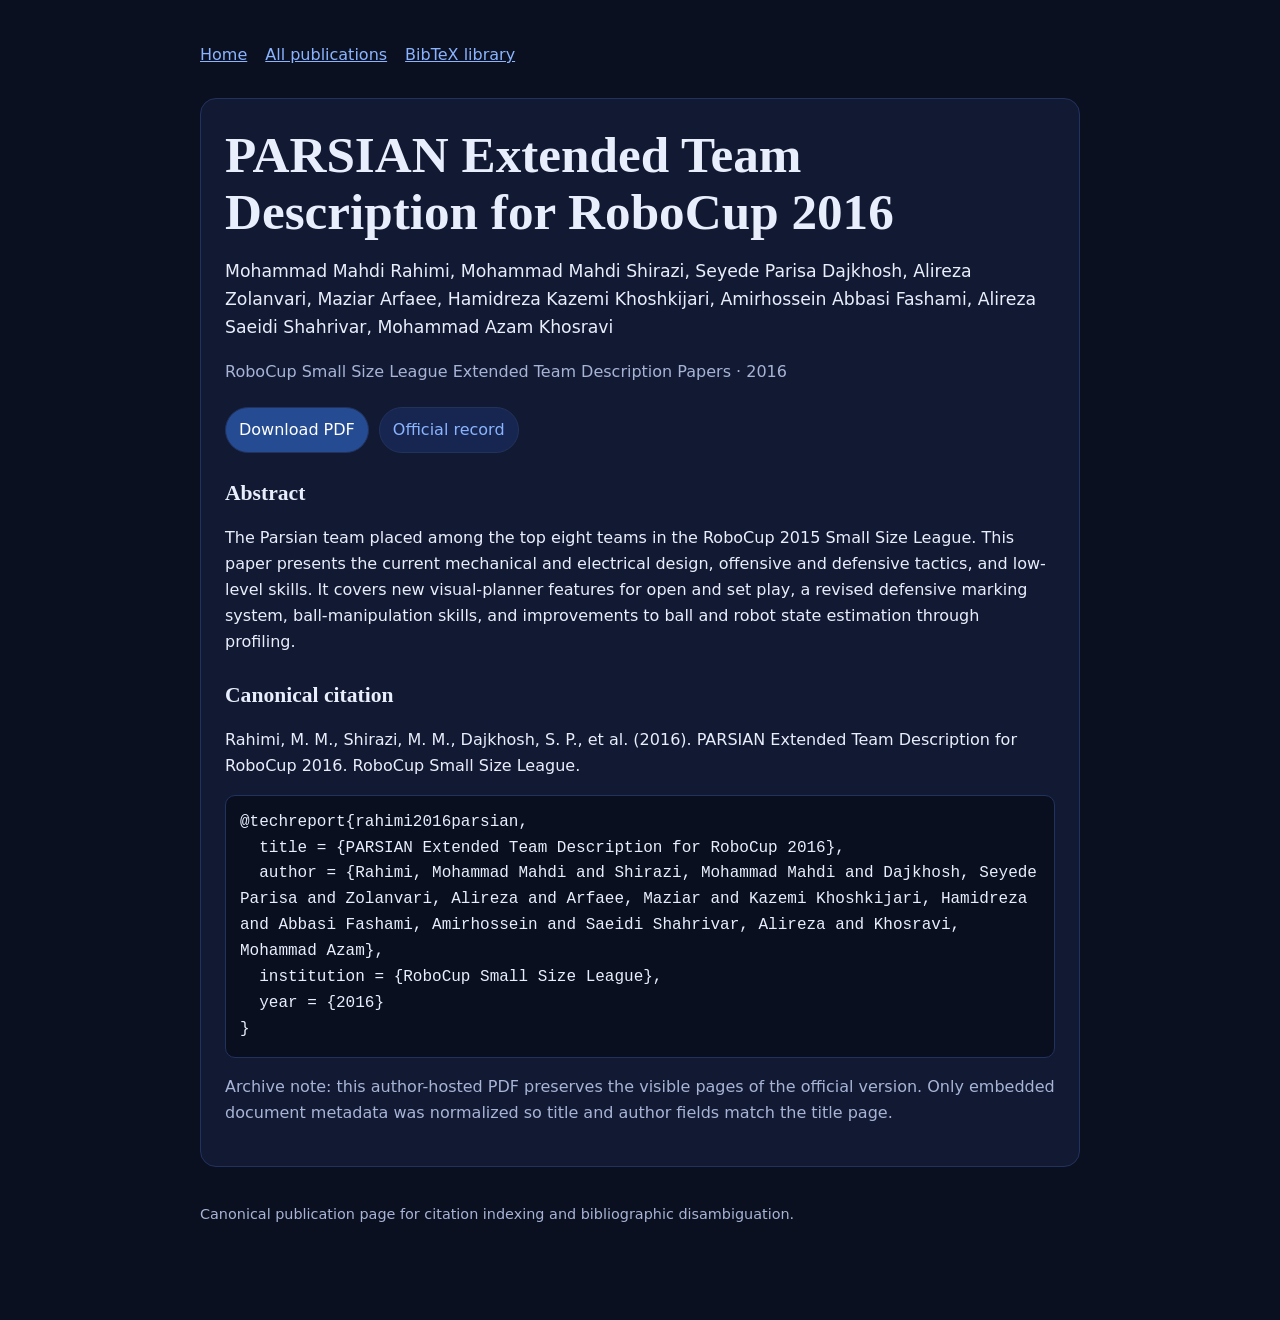
<file: publications/parsian-2016/index.html>
<!doctype html>
<html lang="en">
<head>
  <meta charset="utf-8">
  <meta name="viewport" content="width=device-width,initial-scale=1">
  <title>PARSIAN Extended Team Description for RoboCup 2016</title>
  <meta name="description" content="The Parsian team placed among the top eight teams in the RoboCup 2015 Small Size League. This paper presents the current mechanical and electrical design, offensive and defensive tactics, and low-level skills. It covers new visual-planner features for open and set play, a revised">
  <meta name="robots" content="index,follow">
  <link rel="canonical" href="https://mahi97.github.io/publications/parsian-2016/">
  <link rel="stylesheet" href="../style.css">
  <meta name="citation_title" content="PARSIAN Extended Team Description for RoboCup 2016">
  <meta name="citation_author" content="Mohammad Mahdi Rahimi">
  <meta name="citation_author" content="Mohammad Mahdi Shirazi">
  <meta name="citation_author" content="Seyede Parisa Dajkhosh">
  <meta name="citation_author" content="Alireza Zolanvari">
  <meta name="citation_author" content="Maziar Arfaee">
  <meta name="citation_author" content="Hamidreza Kazemi Khoshkijari">
  <meta name="citation_author" content="Amirhossein Abbasi Fashami">
  <meta name="citation_author" content="Alireza Saeidi Shahrivar">
  <meta name="citation_author" content="Mohammad Azam Khosravi">
  <meta name="citation_publication_date" content="2016">
  <meta name="citation_pdf_url" content="https://mahi97.github.io/publications/parsian-2016/paper.pdf">
  <meta name="citation_conference_title" content="RoboCup 2016 Small Size League">
  <meta name="citation_language" content="en">
  <script type="application/ld+json">{"@context": "https://schema.org", "@type": "ScholarlyArticle", "headline": "PARSIAN Extended Team Description for RoboCup 2016", "author": [{"@type": "Person", "name": "Mohammad Mahdi Rahimi"}, {"@type": "Person", "name": "Mohammad Mahdi Shirazi"}, {"@type": "Person", "name": "Seyede Parisa Dajkhosh"}, {"@type": "Person", "name": "Alireza Zolanvari"}, {"@type": "Person", "name": "Maziar Arfaee"}, {"@type": "Person", "name": "Hamidreza Kazemi Khoshkijari"}, {"@type": "Person", "name": "Amirhossein Abbasi Fashami"}, {"@type": "Person", "name": "Alireza Saeidi Shahrivar"}, {"@type": "Person", "name": "Mohammad Azam Khosravi"}], "datePublished": "2016", "description": "The Parsian team placed among the top eight teams in the RoboCup 2015 Small Size League. This paper presents the current mechanical and electrical design, offensive and defensive tactics, and low-level skills. It covers new visual-planner features for open and set play, a revised defensive marking system, ball-manipulation skills, and improvements to ball and robot state estimation through profiling.", "url": "https://mahi97.github.io/publications/parsian-2016/", "encoding": {"@type": "MediaObject", "contentUrl": "https://mahi97.github.io/publications/parsian-2016/paper.pdf", "encodingFormat": "application/pdf"}, "sameAs": "https://ssl.robocup.org/wp-content/uploads/2019/01/2016_ETDP_Parsian.pdf"}</script>
</head>
<body>
<main>
  <nav class="nav"><a href="https://mahi97.github.io/">Home</a><a href="../">All publications</a><a href="../bibliography.bib">BibTeX library</a></nav>
  <article class="card">
    <h1>PARSIAN Extended Team Description for RoboCup 2016</h1>
    <p class="authors">Mohammad Mahdi Rahimi, Mohammad Mahdi Shirazi, Seyede Parisa Dajkhosh, Alireza Zolanvari, Maziar Arfaee, Hamidreza Kazemi Khoshkijari, Amirhossein Abbasi Fashami, Alireza Saeidi Shahrivar, Mohammad Azam Khosravi</p>
    <p class="meta">RoboCup Small Size League Extended Team Description Papers · 2016</p>
    <div class="actions"><a class="button primary" href="paper.pdf">Download PDF</a><a class="button" href="https://ssl.robocup.org/wp-content/uploads/2019/01/2016_ETDP_Parsian.pdf">Official record</a></div>
    <h2>Abstract</h2>
    <p>The Parsian team placed among the top eight teams in the RoboCup 2015 Small Size League. This paper presents the current mechanical and electrical design, offensive and defensive tactics, and low-level skills. It covers new visual-planner features for open and set play, a revised defensive marking system, ball-manipulation skills, and improvements to ball and robot state estimation through profiling.</p>
    <h2>Canonical citation</h2>
    <p>Rahimi, M. M., Shirazi, M. M., Dajkhosh, S. P., et al. (2016). PARSIAN Extended Team Description for RoboCup 2016. RoboCup Small Size League.</p>
    <pre>@techreport{rahimi2016parsian,
  title = {PARSIAN Extended Team Description for RoboCup 2016},
  author = {Rahimi, Mohammad Mahdi and Shirazi, Mohammad Mahdi and Dajkhosh, Seyede Parisa and Zolanvari, Alireza and Arfaee, Maziar and Kazemi Khoshkijari, Hamidreza and Abbasi Fashami, Amirhossein and Saeidi Shahrivar, Alireza and Khosravi, Mohammad Azam},
  institution = {RoboCup Small Size League},
  year = {2016}
}</pre>
    <p class="note">Archive note: this author-hosted PDF preserves the visible pages of the official version. Only embedded document metadata was normalized so title and author fields match the title page.</p>
  </article>
  <p class="footer">Canonical publication page for citation indexing and bibliographic disambiguation.</p>
</main>
</body>
</html>
</file>
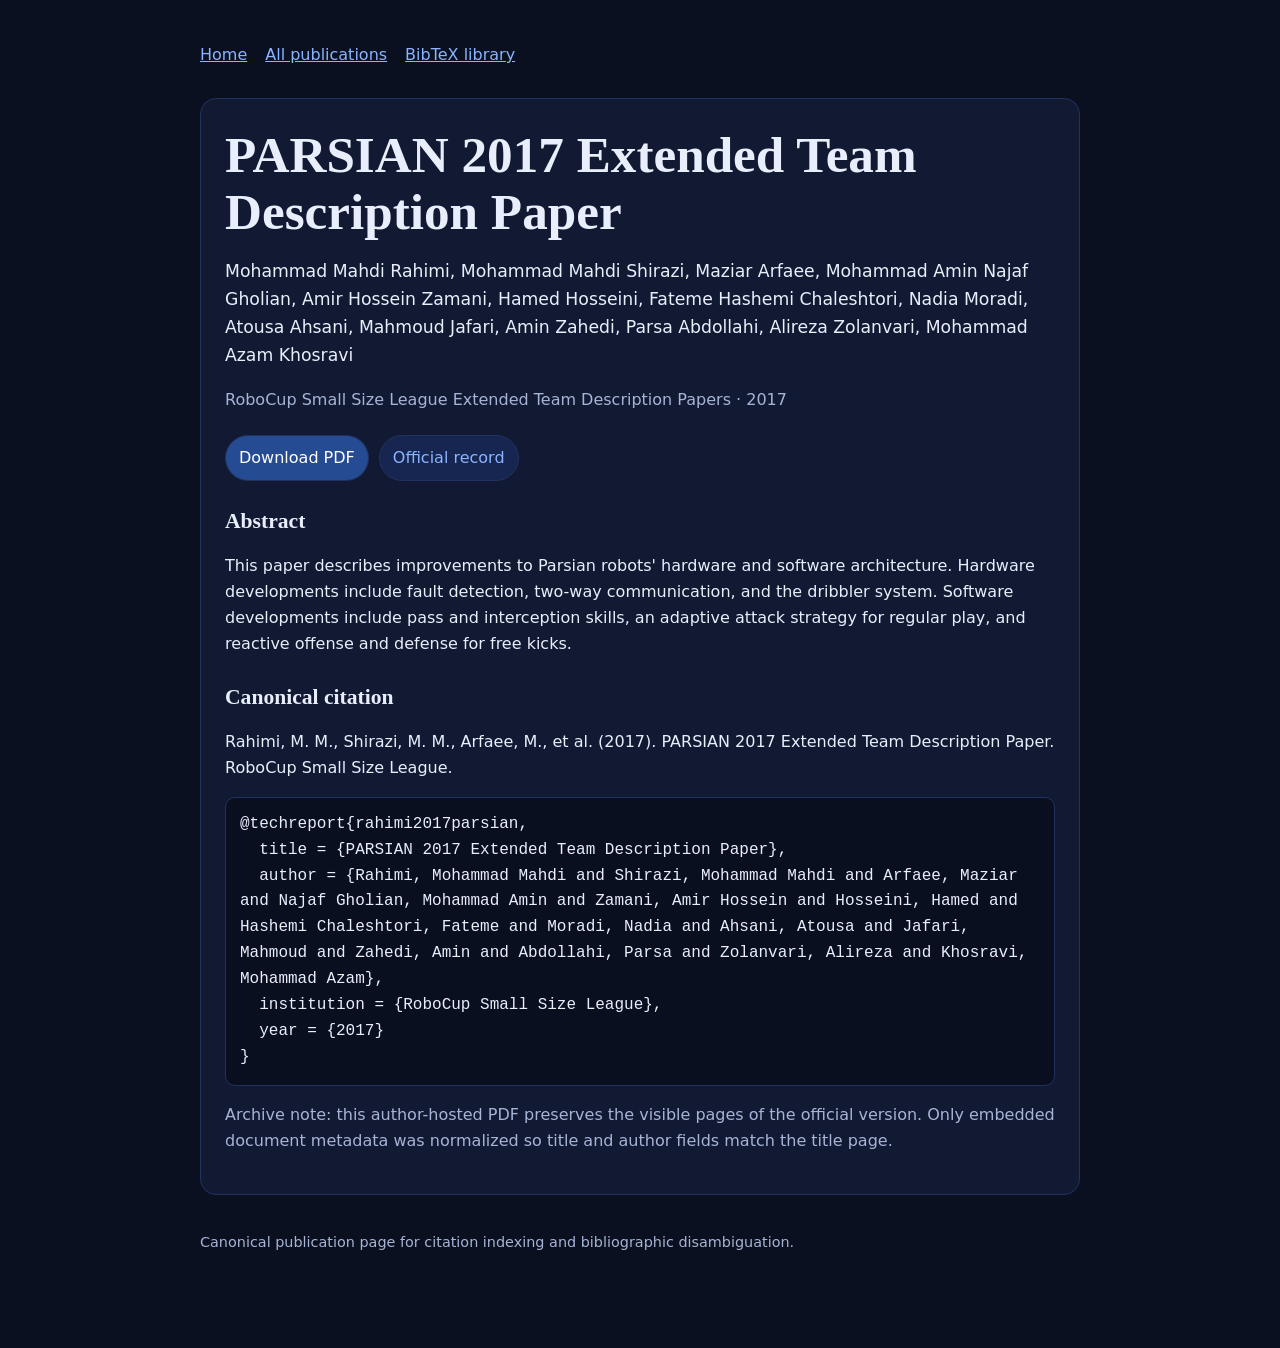
<file: publications/parsian-2017/index.html>
<!doctype html>
<html lang="en">
<head>
  <meta charset="utf-8">
  <meta name="viewport" content="width=device-width,initial-scale=1">
  <title>PARSIAN 2017 Extended Team Description Paper</title>
  <meta name="description" content="This paper describes improvements to Parsian robots&#x27; hardware and software architecture. Hardware developments include fault detection, two-way communication, and the dribbler system. Software developments include pass and interception skills, an adaptive attack strategy for regu">
  <meta name="robots" content="index,follow">
  <link rel="canonical" href="https://mahi97.github.io/publications/parsian-2017/">
  <link rel="stylesheet" href="../style.css">
  <meta name="citation_title" content="PARSIAN 2017 Extended Team Description Paper">
  <meta name="citation_author" content="Mohammad Mahdi Rahimi">
  <meta name="citation_author" content="Mohammad Mahdi Shirazi">
  <meta name="citation_author" content="Maziar Arfaee">
  <meta name="citation_author" content="Mohammad Amin Najaf Gholian">
  <meta name="citation_author" content="Amir Hossein Zamani">
  <meta name="citation_author" content="Hamed Hosseini">
  <meta name="citation_author" content="Fateme Hashemi Chaleshtori">
  <meta name="citation_author" content="Nadia Moradi">
  <meta name="citation_author" content="Atousa Ahsani">
  <meta name="citation_author" content="Mahmoud Jafari">
  <meta name="citation_author" content="Amin Zahedi">
  <meta name="citation_author" content="Parsa Abdollahi">
  <meta name="citation_author" content="Alireza Zolanvari">
  <meta name="citation_author" content="Mohammad Azam Khosravi">
  <meta name="citation_publication_date" content="2017">
  <meta name="citation_pdf_url" content="https://mahi97.github.io/publications/parsian-2017/paper.pdf">
  <meta name="citation_conference_title" content="RoboCup 2017 Small Size League">
  <meta name="citation_language" content="en">
  <script type="application/ld+json">{"@context": "https://schema.org", "@type": "ScholarlyArticle", "headline": "PARSIAN 2017 Extended Team Description Paper", "author": [{"@type": "Person", "name": "Mohammad Mahdi Rahimi"}, {"@type": "Person", "name": "Mohammad Mahdi Shirazi"}, {"@type": "Person", "name": "Maziar Arfaee"}, {"@type": "Person", "name": "Mohammad Amin Najaf Gholian"}, {"@type": "Person", "name": "Amir Hossein Zamani"}, {"@type": "Person", "name": "Hamed Hosseini"}, {"@type": "Person", "name": "Fateme Hashemi Chaleshtori"}, {"@type": "Person", "name": "Nadia Moradi"}, {"@type": "Person", "name": "Atousa Ahsani"}, {"@type": "Person", "name": "Mahmoud Jafari"}, {"@type": "Person", "name": "Amin Zahedi"}, {"@type": "Person", "name": "Parsa Abdollahi"}, {"@type": "Person", "name": "Alireza Zolanvari"}, {"@type": "Person", "name": "Mohammad Azam Khosravi"}], "datePublished": "2017", "description": "This paper describes improvements to Parsian robots' hardware and software architecture. Hardware developments include fault detection, two-way communication, and the dribbler system. Software developments include pass and interception skills, an adaptive attack strategy for regular play, and reactive offense and defense for free kicks.", "url": "https://mahi97.github.io/publications/parsian-2017/", "encoding": {"@type": "MediaObject", "contentUrl": "https://mahi97.github.io/publications/parsian-2017/paper.pdf", "encodingFormat": "application/pdf"}, "sameAs": "https://ssl.robocup.org/wp-content/uploads/2019/01/2017_ETDP_Parsian.pdf"}</script>
</head>
<body>
<main>
  <nav class="nav"><a href="https://mahi97.github.io/">Home</a><a href="../">All publications</a><a href="../bibliography.bib">BibTeX library</a></nav>
  <article class="card">
    <h1>PARSIAN 2017 Extended Team Description Paper</h1>
    <p class="authors">Mohammad Mahdi Rahimi, Mohammad Mahdi Shirazi, Maziar Arfaee, Mohammad Amin Najaf Gholian, Amir Hossein Zamani, Hamed Hosseini, Fateme Hashemi Chaleshtori, Nadia Moradi, Atousa Ahsani, Mahmoud Jafari, Amin Zahedi, Parsa Abdollahi, Alireza Zolanvari, Mohammad Azam Khosravi</p>
    <p class="meta">RoboCup Small Size League Extended Team Description Papers · 2017</p>
    <div class="actions"><a class="button primary" href="paper.pdf">Download PDF</a><a class="button" href="https://ssl.robocup.org/wp-content/uploads/2019/01/2017_ETDP_Parsian.pdf">Official record</a></div>
    <h2>Abstract</h2>
    <p>This paper describes improvements to Parsian robots&#x27; hardware and software architecture. Hardware developments include fault detection, two-way communication, and the dribbler system. Software developments include pass and interception skills, an adaptive attack strategy for regular play, and reactive offense and defense for free kicks.</p>
    <h2>Canonical citation</h2>
    <p>Rahimi, M. M., Shirazi, M. M., Arfaee, M., et al. (2017). PARSIAN 2017 Extended Team Description Paper. RoboCup Small Size League.</p>
    <pre>@techreport{rahimi2017parsian,
  title = {PARSIAN 2017 Extended Team Description Paper},
  author = {Rahimi, Mohammad Mahdi and Shirazi, Mohammad Mahdi and Arfaee, Maziar and Najaf Gholian, Mohammad Amin and Zamani, Amir Hossein and Hosseini, Hamed and Hashemi Chaleshtori, Fateme and Moradi, Nadia and Ahsani, Atousa and Jafari, Mahmoud and Zahedi, Amin and Abdollahi, Parsa and Zolanvari, Alireza and Khosravi, Mohammad Azam},
  institution = {RoboCup Small Size League},
  year = {2017}
}</pre>
    <p class="note">Archive note: this author-hosted PDF preserves the visible pages of the official version. Only embedded document metadata was normalized so title and author fields match the title page.</p>
  </article>
  <p class="footer">Canonical publication page for citation indexing and bibliographic disambiguation.</p>
</main>
</body>
</html>
</file>
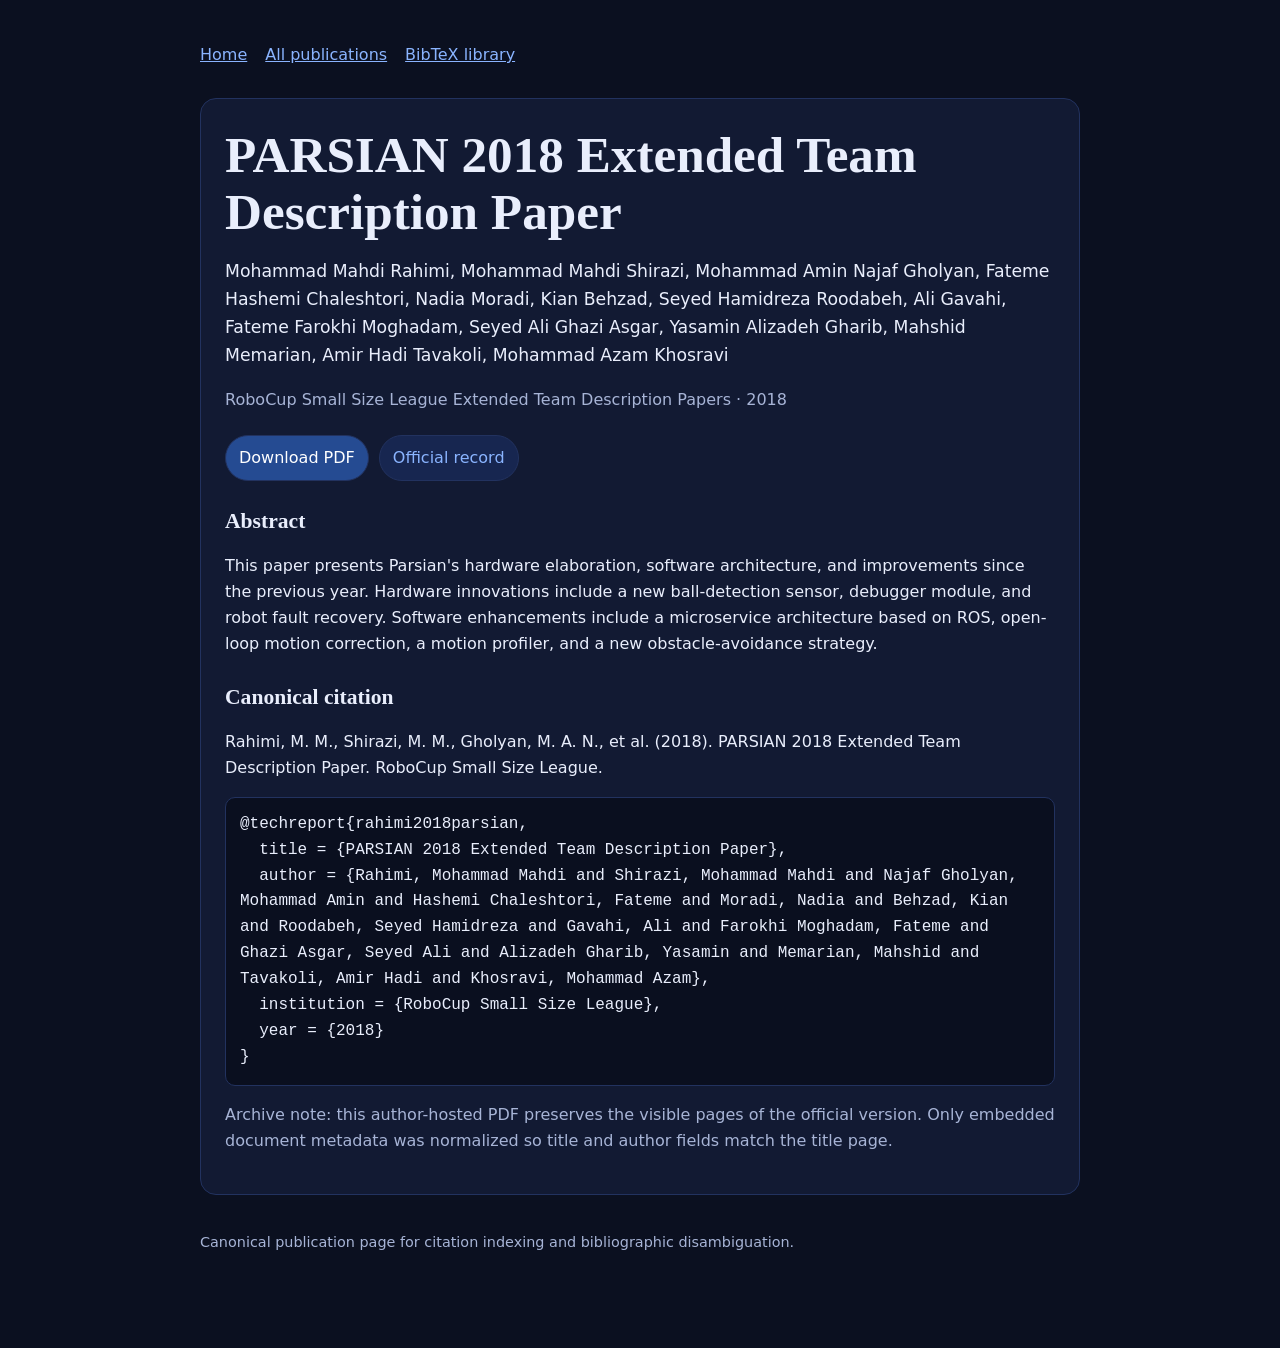
<file: publications/parsian-2018/index.html>
<!doctype html>
<html lang="en">
<head>
  <meta charset="utf-8">
  <meta name="viewport" content="width=device-width,initial-scale=1">
  <title>PARSIAN 2018 Extended Team Description Paper</title>
  <meta name="description" content="This paper presents Parsian&#x27;s hardware elaboration, software architecture, and improvements since the previous year. Hardware innovations include a new ball-detection sensor, debugger module, and robot fault recovery. Software enhancements include a microservice architecture base">
  <meta name="robots" content="index,follow">
  <link rel="canonical" href="https://mahi97.github.io/publications/parsian-2018/">
  <link rel="stylesheet" href="../style.css">
  <meta name="citation_title" content="PARSIAN 2018 Extended Team Description Paper">
  <meta name="citation_author" content="Mohammad Mahdi Rahimi">
  <meta name="citation_author" content="Mohammad Mahdi Shirazi">
  <meta name="citation_author" content="Mohammad Amin Najaf Gholyan">
  <meta name="citation_author" content="Fateme Hashemi Chaleshtori">
  <meta name="citation_author" content="Nadia Moradi">
  <meta name="citation_author" content="Kian Behzad">
  <meta name="citation_author" content="Seyed Hamidreza Roodabeh">
  <meta name="citation_author" content="Ali Gavahi">
  <meta name="citation_author" content="Fateme Farokhi Moghadam">
  <meta name="citation_author" content="Seyed Ali Ghazi Asgar">
  <meta name="citation_author" content="Yasamin Alizadeh Gharib">
  <meta name="citation_author" content="Mahshid Memarian">
  <meta name="citation_author" content="Amir Hadi Tavakoli">
  <meta name="citation_author" content="Mohammad Azam Khosravi">
  <meta name="citation_publication_date" content="2018">
  <meta name="citation_pdf_url" content="https://mahi97.github.io/publications/parsian-2018/paper.pdf">
  <meta name="citation_conference_title" content="RoboCup 2018 Small Size League">
  <meta name="citation_language" content="en">
  <script type="application/ld+json">{"@context": "https://schema.org", "@type": "ScholarlyArticle", "headline": "PARSIAN 2018 Extended Team Description Paper", "author": [{"@type": "Person", "name": "Mohammad Mahdi Rahimi"}, {"@type": "Person", "name": "Mohammad Mahdi Shirazi"}, {"@type": "Person", "name": "Mohammad Amin Najaf Gholyan"}, {"@type": "Person", "name": "Fateme Hashemi Chaleshtori"}, {"@type": "Person", "name": "Nadia Moradi"}, {"@type": "Person", "name": "Kian Behzad"}, {"@type": "Person", "name": "Seyed Hamidreza Roodabeh"}, {"@type": "Person", "name": "Ali Gavahi"}, {"@type": "Person", "name": "Fateme Farokhi Moghadam"}, {"@type": "Person", "name": "Seyed Ali Ghazi Asgar"}, {"@type": "Person", "name": "Yasamin Alizadeh Gharib"}, {"@type": "Person", "name": "Mahshid Memarian"}, {"@type": "Person", "name": "Amir Hadi Tavakoli"}, {"@type": "Person", "name": "Mohammad Azam Khosravi"}], "datePublished": "2018", "description": "This paper presents Parsian's hardware elaboration, software architecture, and improvements since the previous year. Hardware innovations include a new ball-detection sensor, debugger module, and robot fault recovery. Software enhancements include a microservice architecture based on ROS, open-loop motion correction, a motion profiler, and a new obstacle-avoidance strategy.", "url": "https://mahi97.github.io/publications/parsian-2018/", "encoding": {"@type": "MediaObject", "contentUrl": "https://mahi97.github.io/publications/parsian-2018/paper.pdf", "encodingFormat": "application/pdf"}, "sameAs": "https://ssl.robocup.org/wp-content/uploads/2019/01/2018_ETDP_Parsian.pdf"}</script>
</head>
<body>
<main>
  <nav class="nav"><a href="https://mahi97.github.io/">Home</a><a href="../">All publications</a><a href="../bibliography.bib">BibTeX library</a></nav>
  <article class="card">
    <h1>PARSIAN 2018 Extended Team Description Paper</h1>
    <p class="authors">Mohammad Mahdi Rahimi, Mohammad Mahdi Shirazi, Mohammad Amin Najaf Gholyan, Fateme Hashemi Chaleshtori, Nadia Moradi, Kian Behzad, Seyed Hamidreza Roodabeh, Ali Gavahi, Fateme Farokhi Moghadam, Seyed Ali Ghazi Asgar, Yasamin Alizadeh Gharib, Mahshid Memarian, Amir Hadi Tavakoli, Mohammad Azam Khosravi</p>
    <p class="meta">RoboCup Small Size League Extended Team Description Papers · 2018</p>
    <div class="actions"><a class="button primary" href="paper.pdf">Download PDF</a><a class="button" href="https://ssl.robocup.org/wp-content/uploads/2019/01/2018_ETDP_Parsian.pdf">Official record</a></div>
    <h2>Abstract</h2>
    <p>This paper presents Parsian&#x27;s hardware elaboration, software architecture, and improvements since the previous year. Hardware innovations include a new ball-detection sensor, debugger module, and robot fault recovery. Software enhancements include a microservice architecture based on ROS, open-loop motion correction, a motion profiler, and a new obstacle-avoidance strategy.</p>
    <h2>Canonical citation</h2>
    <p>Rahimi, M. M., Shirazi, M. M., Gholyan, M. A. N., et al. (2018). PARSIAN 2018 Extended Team Description Paper. RoboCup Small Size League.</p>
    <pre>@techreport{rahimi2018parsian,
  title = {PARSIAN 2018 Extended Team Description Paper},
  author = {Rahimi, Mohammad Mahdi and Shirazi, Mohammad Mahdi and Najaf Gholyan, Mohammad Amin and Hashemi Chaleshtori, Fateme and Moradi, Nadia and Behzad, Kian and Roodabeh, Seyed Hamidreza and Gavahi, Ali and Farokhi Moghadam, Fateme and Ghazi Asgar, Seyed Ali and Alizadeh Gharib, Yasamin and Memarian, Mahshid and Tavakoli, Amir Hadi and Khosravi, Mohammad Azam},
  institution = {RoboCup Small Size League},
  year = {2018}
}</pre>
    <p class="note">Archive note: this author-hosted PDF preserves the visible pages of the official version. Only embedded document metadata was normalized so title and author fields match the title page.</p>
  </article>
  <p class="footer">Canonical publication page for citation indexing and bibliographic disambiguation.</p>
</main>
</body>
</html>
</file>
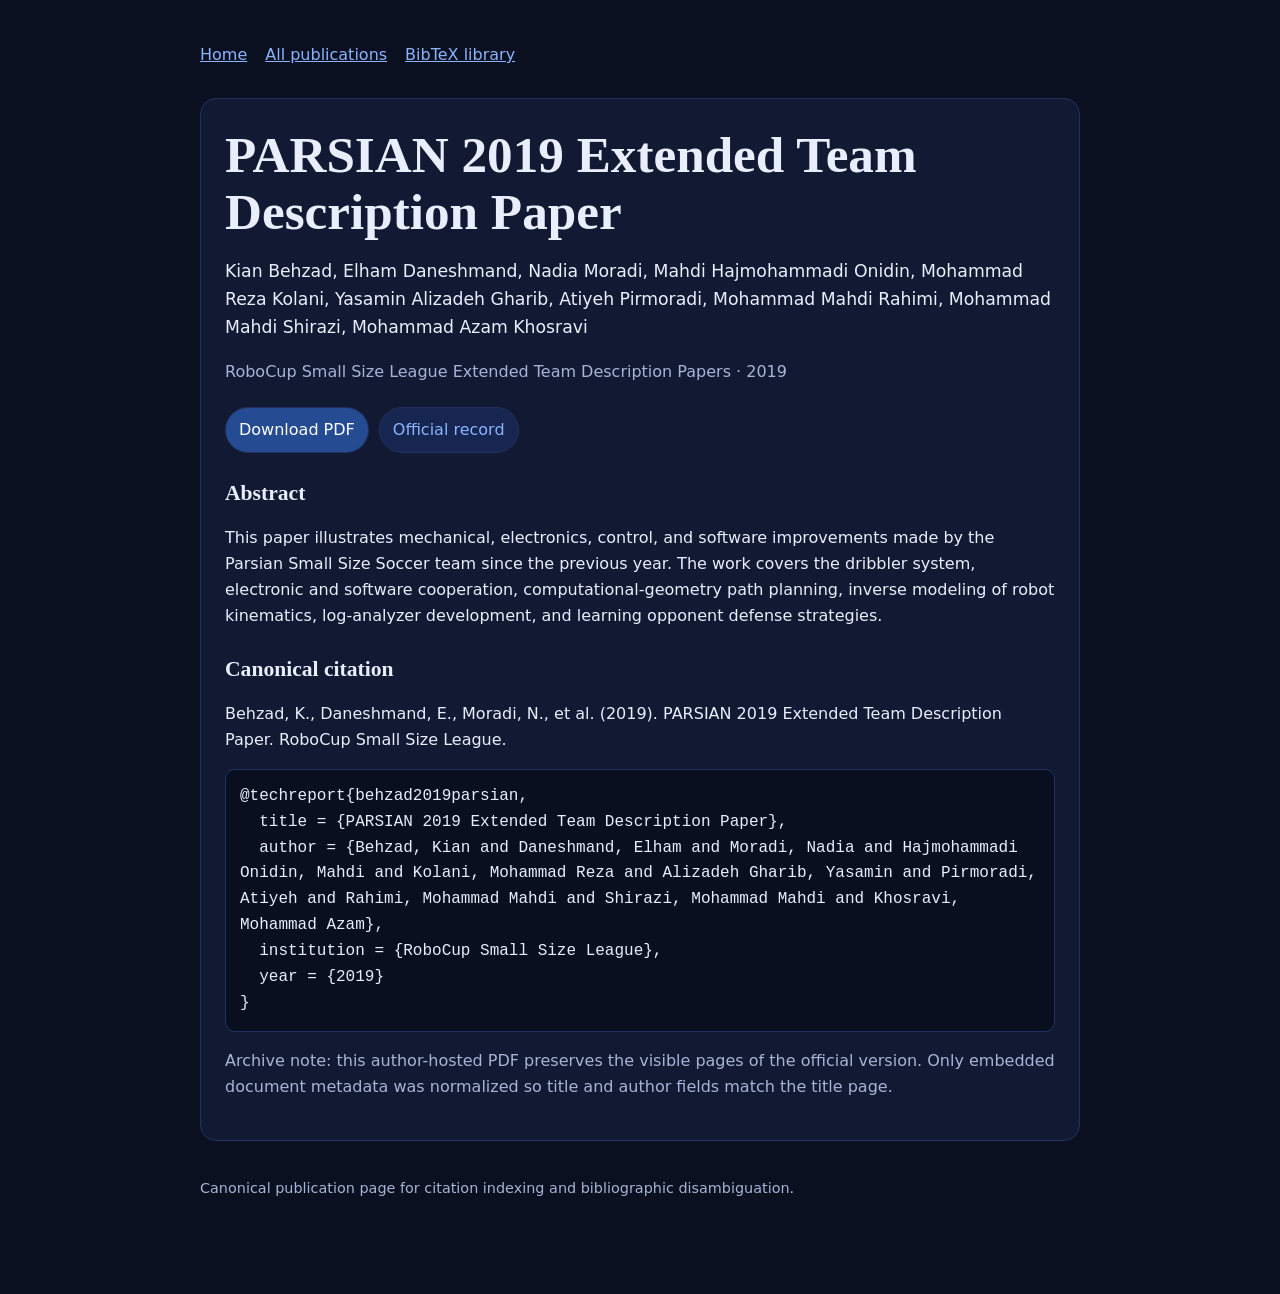
<file: publications/parsian-2019/index.html>
<!doctype html>
<html lang="en">
<head>
  <meta charset="utf-8">
  <meta name="viewport" content="width=device-width,initial-scale=1">
  <title>PARSIAN 2019 Extended Team Description Paper</title>
  <meta name="description" content="This paper illustrates mechanical, electronics, control, and software improvements made by the Parsian Small Size Soccer team since the previous year. The work covers the dribbler system, electronic and software cooperation, computational-geometry path planning, inverse modeling ">
  <meta name="robots" content="index,follow">
  <link rel="canonical" href="https://mahi97.github.io/publications/parsian-2019/">
  <link rel="stylesheet" href="../style.css">
  <meta name="citation_title" content="PARSIAN 2019 Extended Team Description Paper">
  <meta name="citation_author" content="Kian Behzad">
  <meta name="citation_author" content="Elham Daneshmand">
  <meta name="citation_author" content="Nadia Moradi">
  <meta name="citation_author" content="Mahdi Hajmohammadi Onidin">
  <meta name="citation_author" content="Mohammad Reza Kolani">
  <meta name="citation_author" content="Yasamin Alizadeh Gharib">
  <meta name="citation_author" content="Atiyeh Pirmoradi">
  <meta name="citation_author" content="Mohammad Mahdi Rahimi">
  <meta name="citation_author" content="Mohammad Mahdi Shirazi">
  <meta name="citation_author" content="Mohammad Azam Khosravi">
  <meta name="citation_publication_date" content="2019">
  <meta name="citation_pdf_url" content="https://mahi97.github.io/publications/parsian-2019/paper.pdf">
  <meta name="citation_conference_title" content="RoboCup 2019 Small Size League">
  <meta name="citation_language" content="en">
  <script type="application/ld+json">{"@context": "https://schema.org", "@type": "ScholarlyArticle", "headline": "PARSIAN 2019 Extended Team Description Paper", "author": [{"@type": "Person", "name": "Kian Behzad"}, {"@type": "Person", "name": "Elham Daneshmand"}, {"@type": "Person", "name": "Nadia Moradi"}, {"@type": "Person", "name": "Mahdi Hajmohammadi Onidin"}, {"@type": "Person", "name": "Mohammad Reza Kolani"}, {"@type": "Person", "name": "Yasamin Alizadeh Gharib"}, {"@type": "Person", "name": "Atiyeh Pirmoradi"}, {"@type": "Person", "name": "Mohammad Mahdi Rahimi"}, {"@type": "Person", "name": "Mohammad Mahdi Shirazi"}, {"@type": "Person", "name": "Mohammad Azam Khosravi"}], "datePublished": "2019", "description": "This paper illustrates mechanical, electronics, control, and software improvements made by the Parsian Small Size Soccer team since the previous year. The work covers the dribbler system, electronic and software cooperation, computational-geometry path planning, inverse modeling of robot kinematics, log-analyzer development, and learning opponent defense strategies.", "url": "https://mahi97.github.io/publications/parsian-2019/", "encoding": {"@type": "MediaObject", "contentUrl": "https://mahi97.github.io/publications/parsian-2019/paper.pdf", "encodingFormat": "application/pdf"}, "sameAs": "https://ssl.robocup.org/wp-content/uploads/2019/03/2019_ETDP_Parsian.pdf"}</script>
</head>
<body>
<main>
  <nav class="nav"><a href="https://mahi97.github.io/">Home</a><a href="../">All publications</a><a href="../bibliography.bib">BibTeX library</a></nav>
  <article class="card">
    <h1>PARSIAN 2019 Extended Team Description Paper</h1>
    <p class="authors">Kian Behzad, Elham Daneshmand, Nadia Moradi, Mahdi Hajmohammadi Onidin, Mohammad Reza Kolani, Yasamin Alizadeh Gharib, Atiyeh Pirmoradi, Mohammad Mahdi Rahimi, Mohammad Mahdi Shirazi, Mohammad Azam Khosravi</p>
    <p class="meta">RoboCup Small Size League Extended Team Description Papers · 2019</p>
    <div class="actions"><a class="button primary" href="paper.pdf">Download PDF</a><a class="button" href="https://ssl.robocup.org/wp-content/uploads/2019/03/2019_ETDP_Parsian.pdf">Official record</a></div>
    <h2>Abstract</h2>
    <p>This paper illustrates mechanical, electronics, control, and software improvements made by the Parsian Small Size Soccer team since the previous year. The work covers the dribbler system, electronic and software cooperation, computational-geometry path planning, inverse modeling of robot kinematics, log-analyzer development, and learning opponent defense strategies.</p>
    <h2>Canonical citation</h2>
    <p>Behzad, K., Daneshmand, E., Moradi, N., et al. (2019). PARSIAN 2019 Extended Team Description Paper. RoboCup Small Size League.</p>
    <pre>@techreport{behzad2019parsian,
  title = {PARSIAN 2019 Extended Team Description Paper},
  author = {Behzad, Kian and Daneshmand, Elham and Moradi, Nadia and Hajmohammadi Onidin, Mahdi and Kolani, Mohammad Reza and Alizadeh Gharib, Yasamin and Pirmoradi, Atiyeh and Rahimi, Mohammad Mahdi and Shirazi, Mohammad Mahdi and Khosravi, Mohammad Azam},
  institution = {RoboCup Small Size League},
  year = {2019}
}</pre>
    <p class="note">Archive note: this author-hosted PDF preserves the visible pages of the official version. Only embedded document metadata was normalized so title and author fields match the title page.</p>
  </article>
  <p class="footer">Canonical publication page for citation indexing and bibliographic disambiguation.</p>
</main>
</body>
</html>
</file>
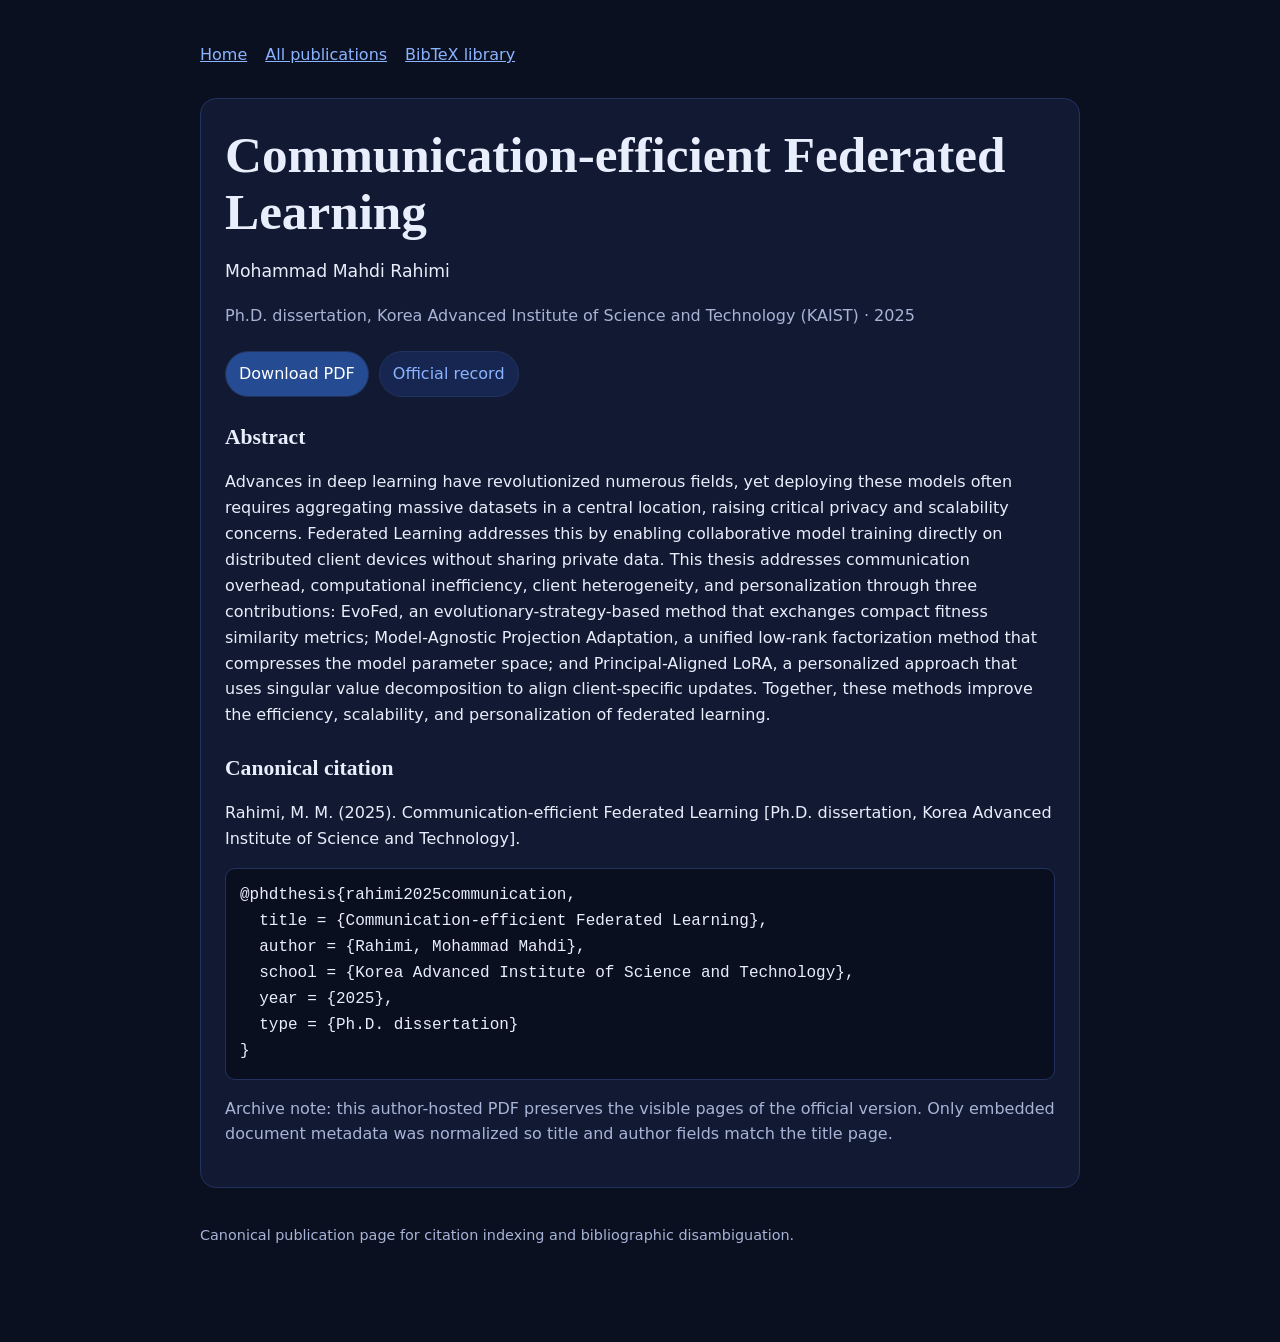
<file: publications/thesis/index.html>
<!doctype html>
<html lang="en">
<head>
  <meta charset="utf-8">
  <meta name="viewport" content="width=device-width,initial-scale=1">
  <title>Communication-efficient Federated Learning</title>
  <meta name="description" content="Advances in deep learning have revolutionized numerous fields, yet deploying these models often requires aggregating massive datasets in a central location, raising critical privacy and scalability concerns. Federated Learning addresses this by enabling collaborative model traini">
  <meta name="robots" content="index,follow">
  <link rel="canonical" href="https://mahi97.github.io/publications/thesis/">
  <link rel="stylesheet" href="../style.css">
  <meta name="citation_title" content="Communication-efficient Federated Learning">
  <meta name="citation_author" content="Mohammad Mahdi Rahimi">
  <meta name="citation_publication_date" content="2025">
  <meta name="citation_pdf_url" content="https://mahi97.github.io/publications/thesis/paper.pdf">
  <meta name="citation_dissertation_institution" content="Korea Advanced Institute of Science and Technology">
  <meta name="citation_language" content="en">
  <script type="application/ld+json">{"@context": "https://schema.org", "@type": "ScholarlyArticle", "headline": "Communication-efficient Federated Learning", "author": [{"@type": "Person", "name": "Mohammad Mahdi Rahimi"}], "datePublished": "2025", "description": "Advances in deep learning have revolutionized numerous fields, yet deploying these models often requires aggregating massive datasets in a central location, raising critical privacy and scalability concerns. Federated Learning addresses this by enabling collaborative model training directly on distributed client devices without sharing private data. This thesis addresses communication overhead, computational inefficiency, client heterogeneity, and personalization through three contributions: EvoFed, an evolutionary-strategy-based method that exchanges compact fitness similarity metrics; Model-Agnostic Projection Adaptation, a unified low-rank factorization method that compresses the model parameter space; and Principal-Aligned LoRA, a personalized approach that uses singular value decomposition to align client-specific updates. Together, these methods improve the efficiency, scalability, and personalization of federated learning.", "url": "https://mahi97.github.io/publications/thesis/", "encoding": {"@type": "MediaObject", "contentUrl": "https://mahi97.github.io/publications/thesis/paper.pdf", "encodingFormat": "application/pdf"}, "sameAs": "https://library.kaist.ac.kr/search/detail/view.do?bibCtrlNo=1142925&flag=dissertation"}</script>
</head>
<body>
<main>
  <nav class="nav"><a href="https://mahi97.github.io/">Home</a><a href="../">All publications</a><a href="../bibliography.bib">BibTeX library</a></nav>
  <article class="card">
    <h1>Communication-efficient Federated Learning</h1>
    <p class="authors">Mohammad Mahdi Rahimi</p>
    <p class="meta">Ph.D. dissertation, Korea Advanced Institute of Science and Technology (KAIST) · 2025</p>
    <div class="actions"><a class="button primary" href="paper.pdf">Download PDF</a><a class="button" href="https://library.kaist.ac.kr/search/detail/view.do?bibCtrlNo=1142925&amp;flag=dissertation">Official record</a></div>
    <h2>Abstract</h2>
    <p>Advances in deep learning have revolutionized numerous fields, yet deploying these models often requires aggregating massive datasets in a central location, raising critical privacy and scalability concerns. Federated Learning addresses this by enabling collaborative model training directly on distributed client devices without sharing private data. This thesis addresses communication overhead, computational inefficiency, client heterogeneity, and personalization through three contributions: EvoFed, an evolutionary-strategy-based method that exchanges compact fitness similarity metrics; Model-Agnostic Projection Adaptation, a unified low-rank factorization method that compresses the model parameter space; and Principal-Aligned LoRA, a personalized approach that uses singular value decomposition to align client-specific updates. Together, these methods improve the efficiency, scalability, and personalization of federated learning.</p>
    <h2>Canonical citation</h2>
    <p>Rahimi, M. M. (2025). Communication-efficient Federated Learning [Ph.D. dissertation, Korea Advanced Institute of Science and Technology].</p>
    <pre>@phdthesis{rahimi2025communication,
  title = {Communication-efficient Federated Learning},
  author = {Rahimi, Mohammad Mahdi},
  school = {Korea Advanced Institute of Science and Technology},
  year = {2025},
  type = {Ph.D. dissertation}
}</pre>
    <p class="note">Archive note: this author-hosted PDF preserves the visible pages of the official version. Only embedded document metadata was normalized so title and author fields match the title page.</p>
  </article>
  <p class="footer">Canonical publication page for citation indexing and bibliographic disambiguation.</p>
</main>
</body>
</html>
</file>
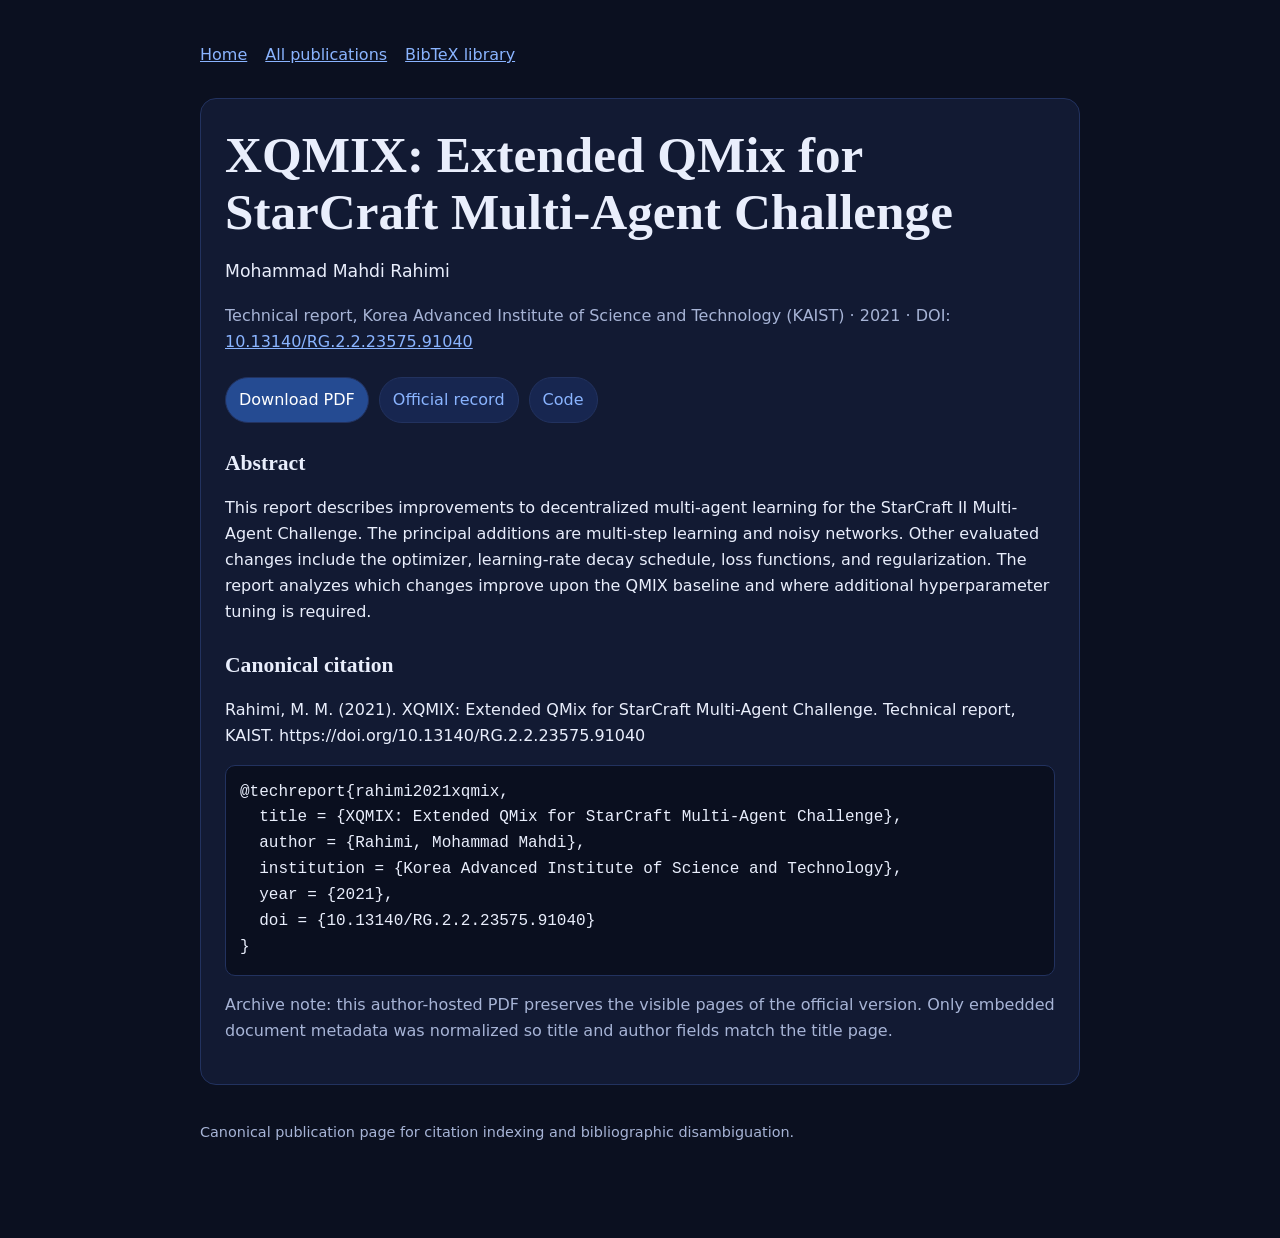
<file: publications/xqmix/index.html>
<!doctype html>
<html lang="en">
<head>
  <meta charset="utf-8">
  <meta name="viewport" content="width=device-width,initial-scale=1">
  <title>XQMIX: Extended QMix for StarCraft Multi-Agent Challenge</title>
  <meta name="description" content="This report describes improvements to decentralized multi-agent learning for the StarCraft II Multi-Agent Challenge. The principal additions are multi-step learning and noisy networks. Other evaluated changes include the optimizer, learning-rate decay schedule, loss functions, an">
  <meta name="robots" content="index,follow">
  <link rel="canonical" href="https://mahi97.github.io/publications/xqmix/">
  <link rel="stylesheet" href="../style.css">
  <meta name="citation_title" content="XQMIX: Extended QMix for StarCraft Multi-Agent Challenge">
  <meta name="citation_author" content="Mohammad Mahdi Rahimi">
  <meta name="citation_publication_date" content="2021/02/14">
  <meta name="citation_pdf_url" content="https://mahi97.github.io/publications/xqmix/paper.pdf">
  <meta name="citation_technical_report_institution" content="Korea Advanced Institute of Science and Technology">
  <meta name="citation_language" content="en">
  <meta name="citation_doi" content="10.13140/RG.2.2.23575.91040">
  <script type="application/ld+json">{"@context": "https://schema.org", "@type": "ScholarlyArticle", "headline": "XQMIX: Extended QMix for StarCraft Multi-Agent Challenge", "author": [{"@type": "Person", "name": "Mohammad Mahdi Rahimi"}], "datePublished": "2021-02-14", "description": "This report describes improvements to decentralized multi-agent learning for the StarCraft II Multi-Agent Challenge. The principal additions are multi-step learning and noisy networks. Other evaluated changes include the optimizer, learning-rate decay schedule, loss functions, and regularization. The report analyzes which changes improve upon the QMIX baseline and where additional hyperparameter tuning is required.", "url": "https://mahi97.github.io/publications/xqmix/", "encoding": {"@type": "MediaObject", "contentUrl": "https://mahi97.github.io/publications/xqmix/paper.pdf", "encodingFormat": "application/pdf"}, "sameAs": "https://www.researchgate.net/publication/349296708_XQMIX_Extended_QMix_for_StarCraft_Multi-Agent_Challenge", "identifier": "https://doi.org/10.13140/RG.2.2.23575.91040"}</script>
</head>
<body>
<main>
  <nav class="nav"><a href="https://mahi97.github.io/">Home</a><a href="../">All publications</a><a href="../bibliography.bib">BibTeX library</a></nav>
  <article class="card">
    <h1>XQMIX: Extended QMix for StarCraft Multi-Agent Challenge</h1>
    <p class="authors">Mohammad Mahdi Rahimi</p>
    <p class="meta">Technical report, Korea Advanced Institute of Science and Technology (KAIST) · 2021 · DOI: <a href="https://doi.org/10.13140/RG.2.2.23575.91040">10.13140/RG.2.2.23575.91040</a></p>
    <div class="actions"><a class="button primary" href="paper.pdf">Download PDF</a><a class="button" href="https://www.researchgate.net/publication/349296708_XQMIX_Extended_QMix_for_StarCraft_Multi-Agent_Challenge">Official record</a><a class="button" href="https://github.com/mahi97/XQMIX">Code</a></div>
    <h2>Abstract</h2>
    <p>This report describes improvements to decentralized multi-agent learning for the StarCraft II Multi-Agent Challenge. The principal additions are multi-step learning and noisy networks. Other evaluated changes include the optimizer, learning-rate decay schedule, loss functions, and regularization. The report analyzes which changes improve upon the QMIX baseline and where additional hyperparameter tuning is required.</p>
    <h2>Canonical citation</h2>
    <p>Rahimi, M. M. (2021). XQMIX: Extended QMix for StarCraft Multi-Agent Challenge. Technical report, KAIST. https://doi.org/10.13140/RG.2.2.23575.91040</p>
    <pre>@techreport{rahimi2021xqmix,
  title = {XQMIX: Extended QMix for StarCraft Multi-Agent Challenge},
  author = {Rahimi, Mohammad Mahdi},
  institution = {Korea Advanced Institute of Science and Technology},
  year = {2021},
  doi = {10.13140/RG.2.2.23575.91040}
}</pre>
    <p class="note">Archive note: this author-hosted PDF preserves the visible pages of the official version. Only embedded document metadata was normalized so title and author fields match the title page.</p>
  </article>
  <p class="footer">Canonical publication page for citation indexing and bibliographic disambiguation.</p>
</main>
</body>
</html>
</file>
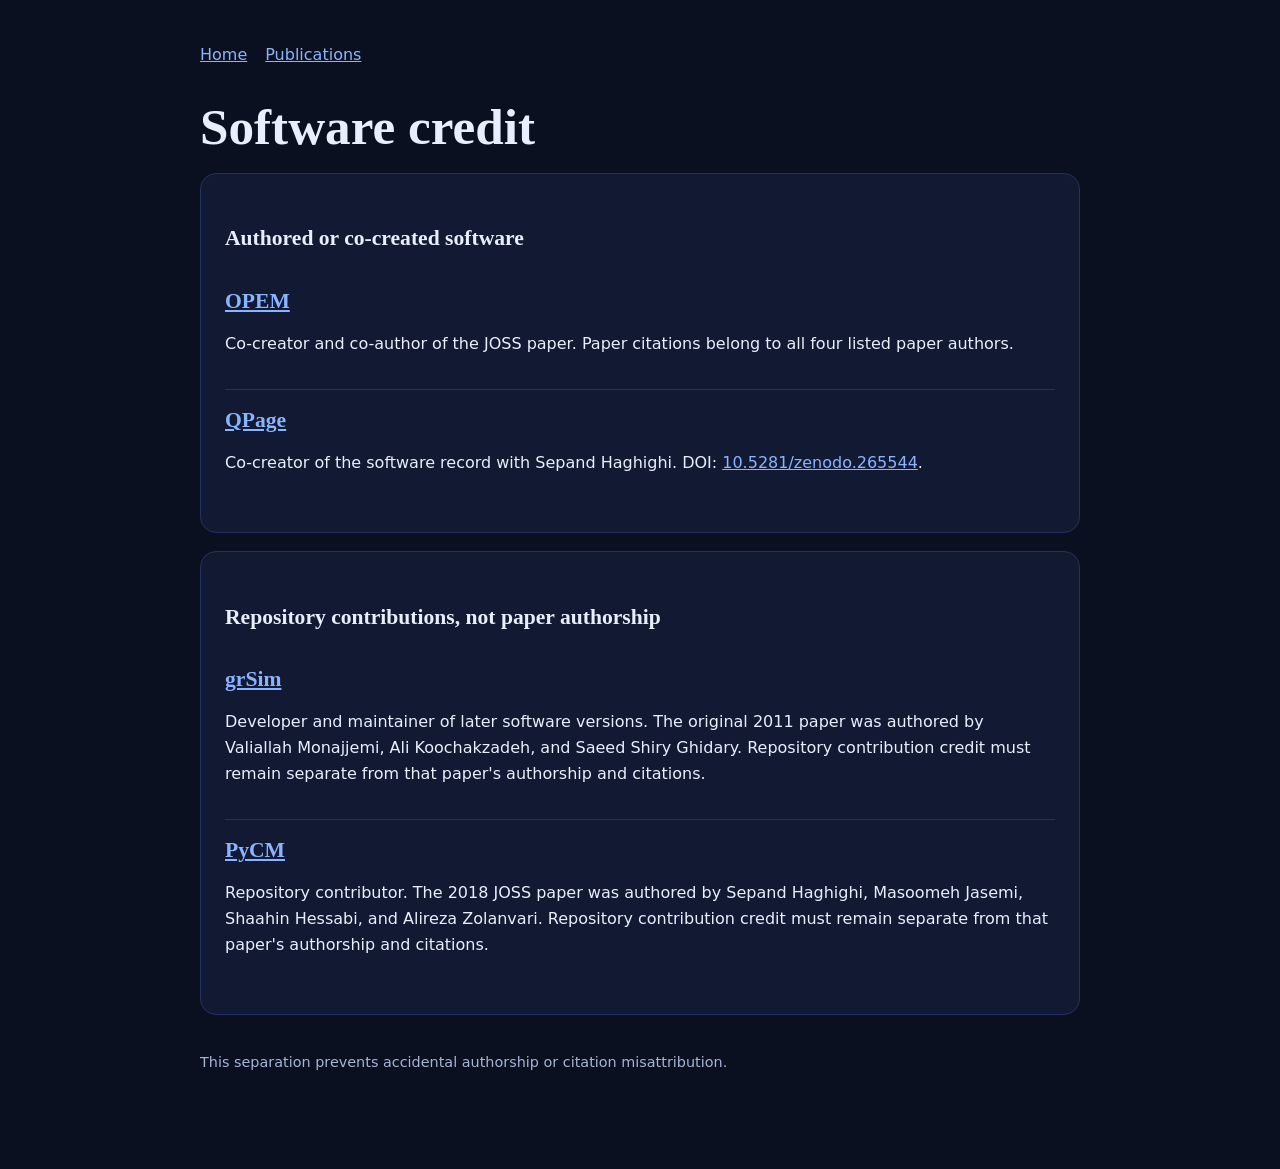
<file: publications/software.html>
<!doctype html>
<html lang="en"><head><meta charset="utf-8"><meta name="viewport" content="width=device-width,initial-scale=1"><title>Software credit | Mohammad Mahdi Rahimi</title><meta name="robots" content="index,follow"><link rel="canonical" href="https://mahi97.github.io/publications/software.html"><link rel="stylesheet" href="style.css"></head>
<body><main><nav class="nav"><a href="../">Home</a><a href="./">Publications</a></nav><h1>Software credit</h1>
<section class="card"><h2>Authored or co-created software</h2>
<article class="work"><h2><a href="https://github.com/ECSIM/opem">OPEM</a></h2><p>Co-creator and co-author of the JOSS paper. Paper citations belong to all four listed paper authors.</p></article>
<article class="work"><h2><a href="https://github.com/sepandhaghighi/qpage">QPage</a></h2><p>Co-creator of the software record with Sepand Haghighi. DOI: <a href="https://doi.org/10.5281/zenodo.265544">10.5281/zenodo.265544</a>.</p></article>
</section>
<section class="card"><h2>Repository contributions, not paper authorship</h2>
<article class="work"><h2><a href="https://github.com/RoboCup-SSL/grSim">grSim</a></h2><p>Developer and maintainer of later software versions. The original 2011 paper was authored by Valiallah Monajjemi, Ali Koochakzadeh, and Saeed Shiry Ghidary. Repository contribution credit must remain separate from that paper's authorship and citations.</p></article>
<article class="work"><h2><a href="https://github.com/sepandhaghighi/pycm">PyCM</a></h2><p>Repository contributor. The 2018 JOSS paper was authored by Sepand Haghighi, Masoomeh Jasemi, Shaahin Hessabi, and Alireza Zolanvari. Repository contribution credit must remain separate from that paper's authorship and citations.</p></article>
</section>
<p class="footer">This separation prevents accidental authorship or citation misattribution.</p></main></body></html>
</file>
<file: publications/style.css>
:root{--bg:#0b1020;--card:#121a33;--fg:#e9eefc;--muted:#a7b4d6;--acc:#8ab4ff;--border:#22325f;--code:#0a0f1f}
*{box-sizing:border-box}html{color-scheme:dark}body{margin:0;background:var(--bg);color:var(--fg);font:16px/1.62 Inter,system-ui,-apple-system,Segoe UI,sans-serif}
a{color:var(--acc)}main{max-width:920px;margin:auto;padding:42px 20px 80px}.nav{display:flex;gap:18px;flex-wrap:wrap;margin-bottom:30px}.card{background:var(--card);border:1px solid var(--border);border-radius:16px;padding:24px;margin:18px 0}
h1{font:800 clamp(2rem,6vw,3.2rem)/1.12 Georgia,serif;margin:.2rem 0 1rem}h2{font:700 1.35rem/1.25 Georgia,serif;margin-top:1.7rem}.authors{font-size:1.08rem}.meta,.note{color:var(--muted)}.actions{display:flex;gap:10px;flex-wrap:wrap;margin:22px 0}.button{display:inline-block;padding:9px 13px;border:1px solid var(--border);border-radius:999px;text-decoration:none;background:#172650}.button.primary{background:#254b92;color:#fff}pre{white-space:pre-wrap;overflow-wrap:anywhere;background:var(--code);border:1px solid var(--border);border-radius:10px;padding:14px}.work{padding:16px 0;border-bottom:1px solid var(--border)}.work:last-child{border:0}.work h2{margin:.1rem 0 .35rem}.tag{display:inline-block;border:1px solid var(--border);border-radius:999px;padding:3px 8px;color:var(--muted);font-size:.82rem}.footer{margin-top:36px;color:var(--muted);font-size:.9rem}@media print{body{background:#fff;color:#111}.card{border:1px solid #ccc}.nav,.actions{display:none}a{color:#111}}
</file>
